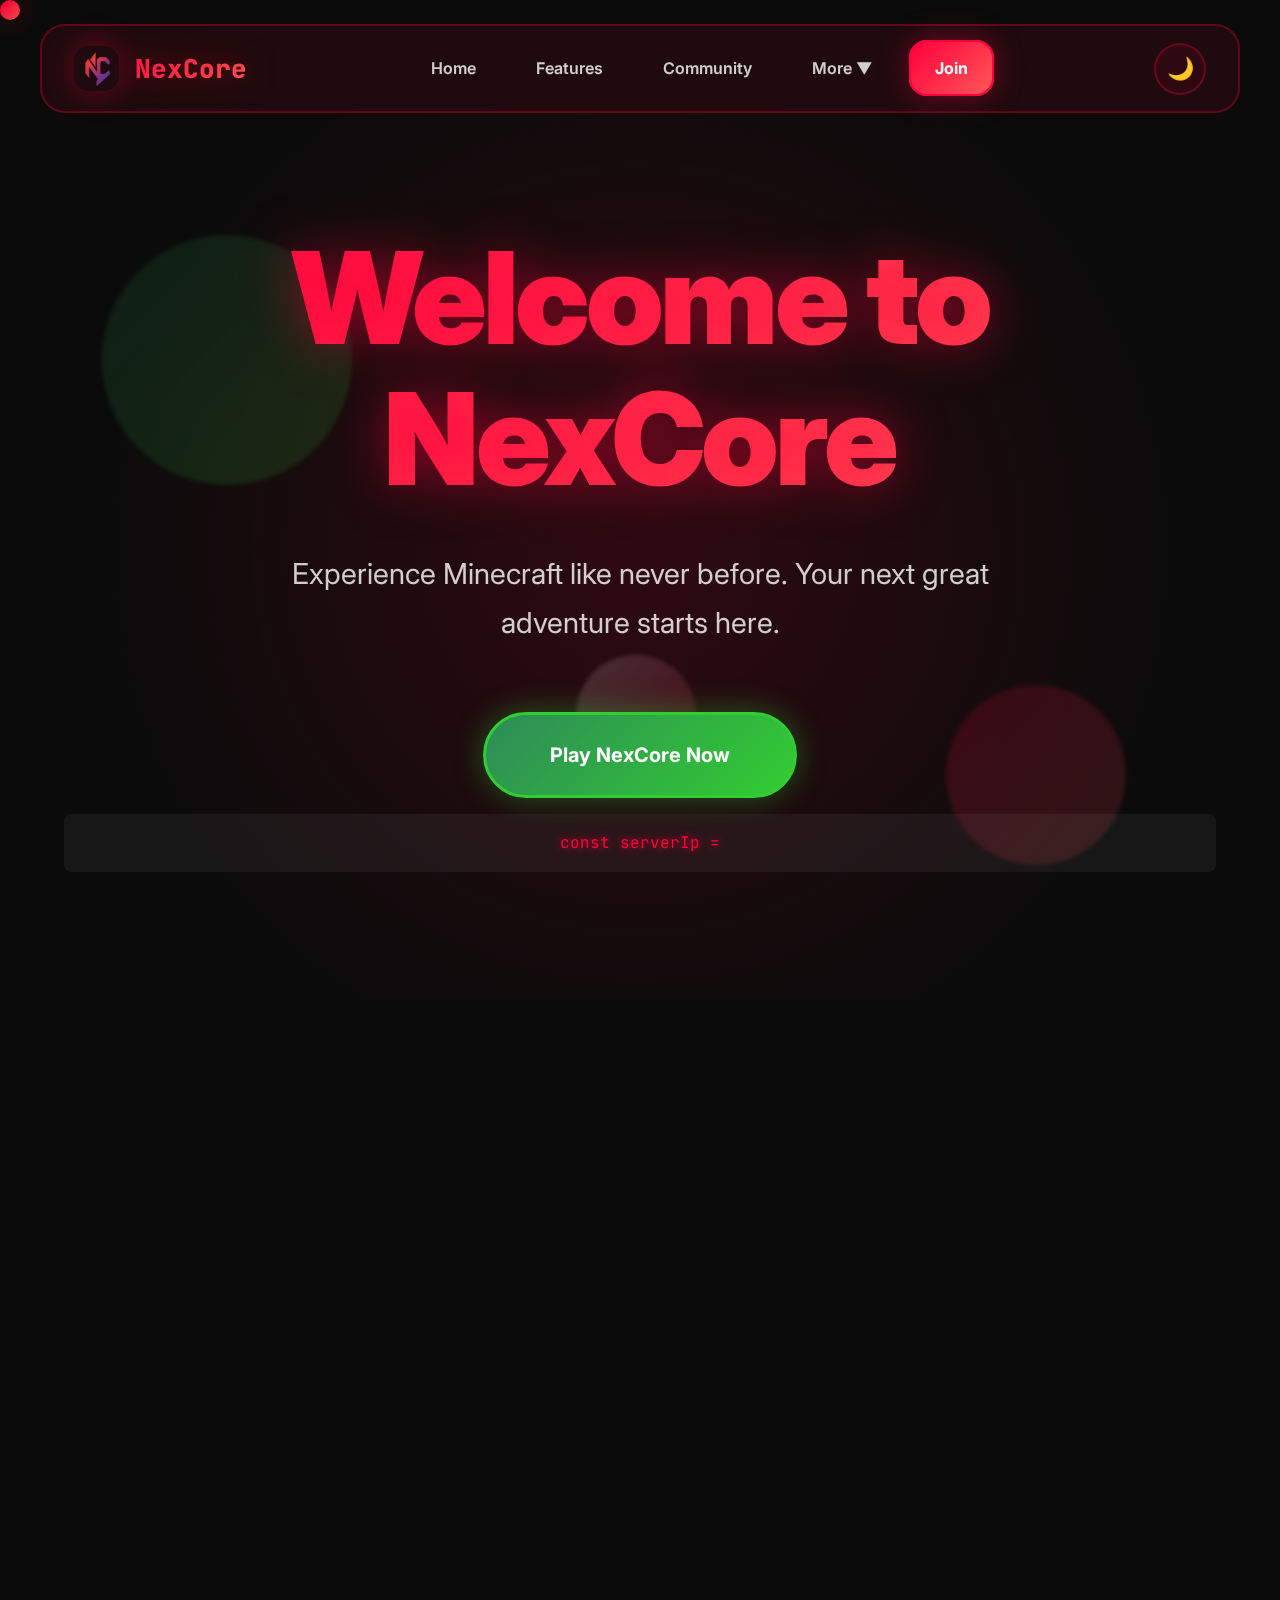
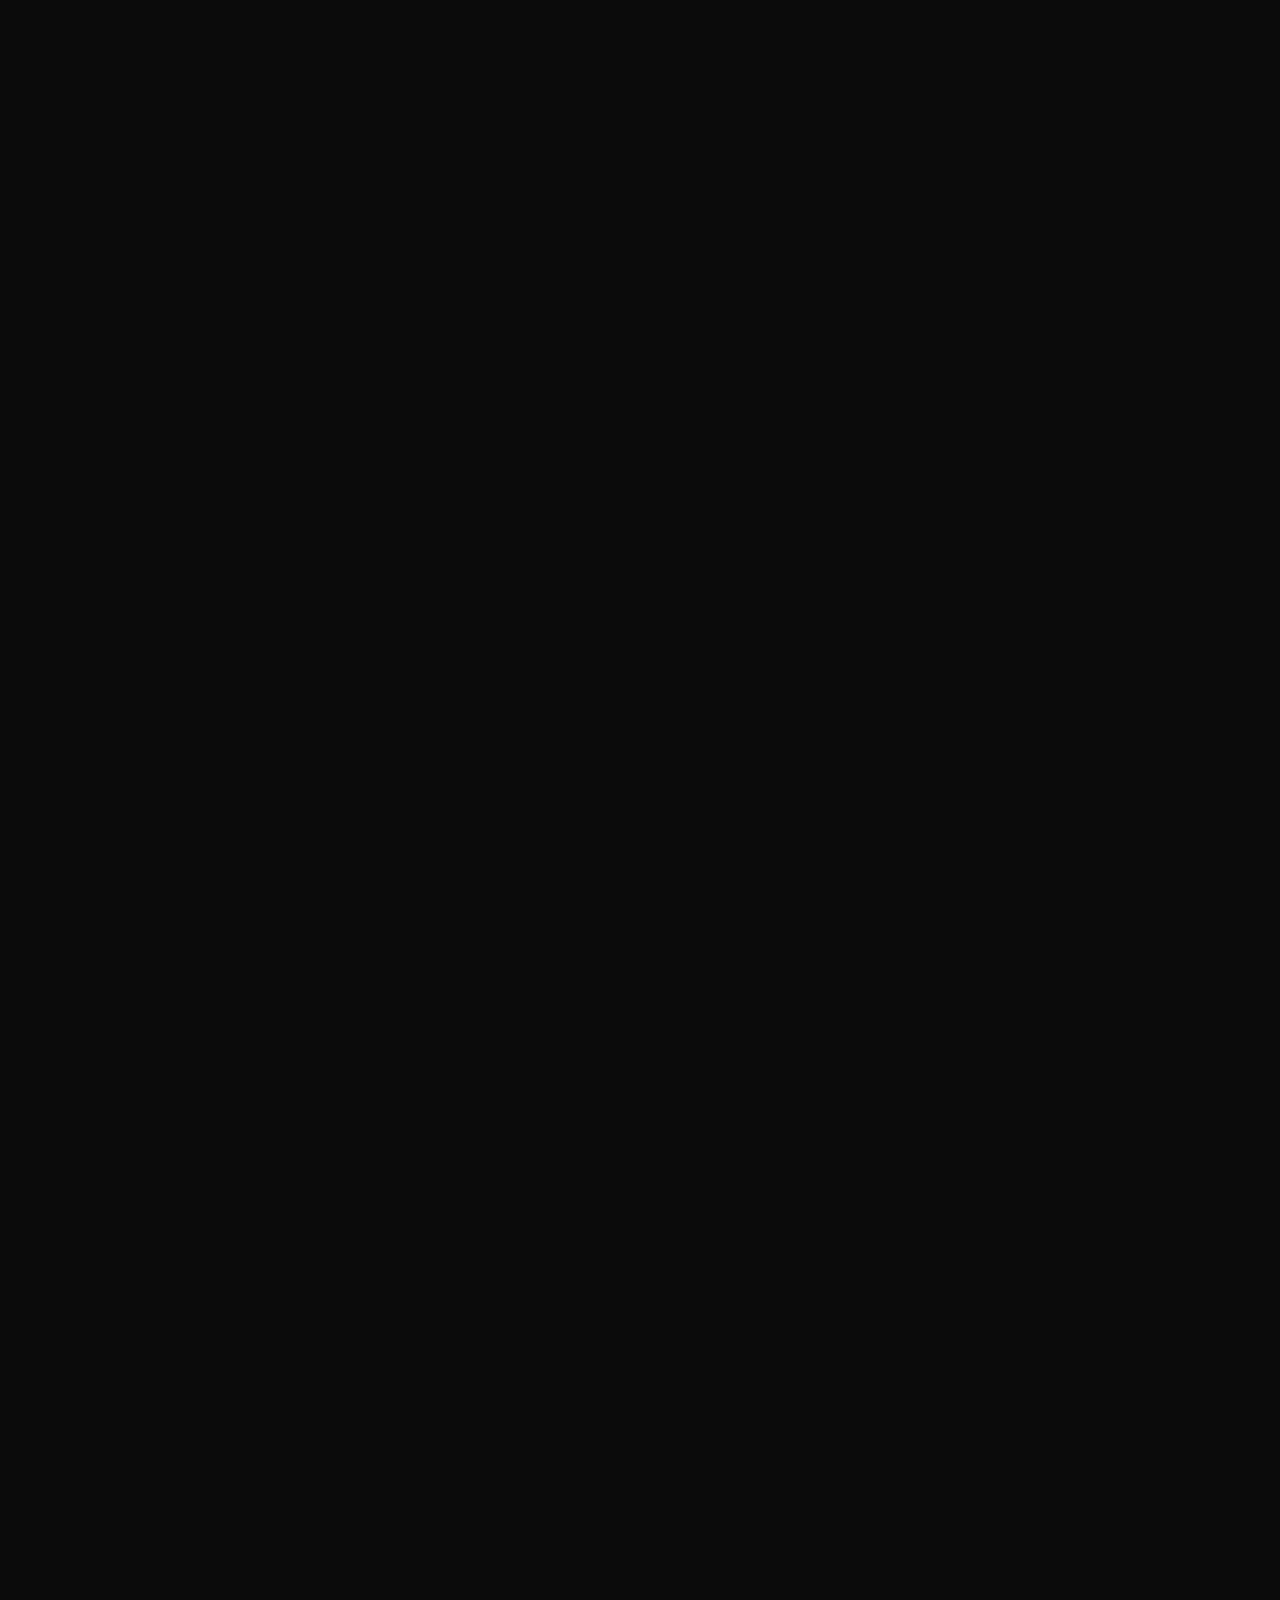
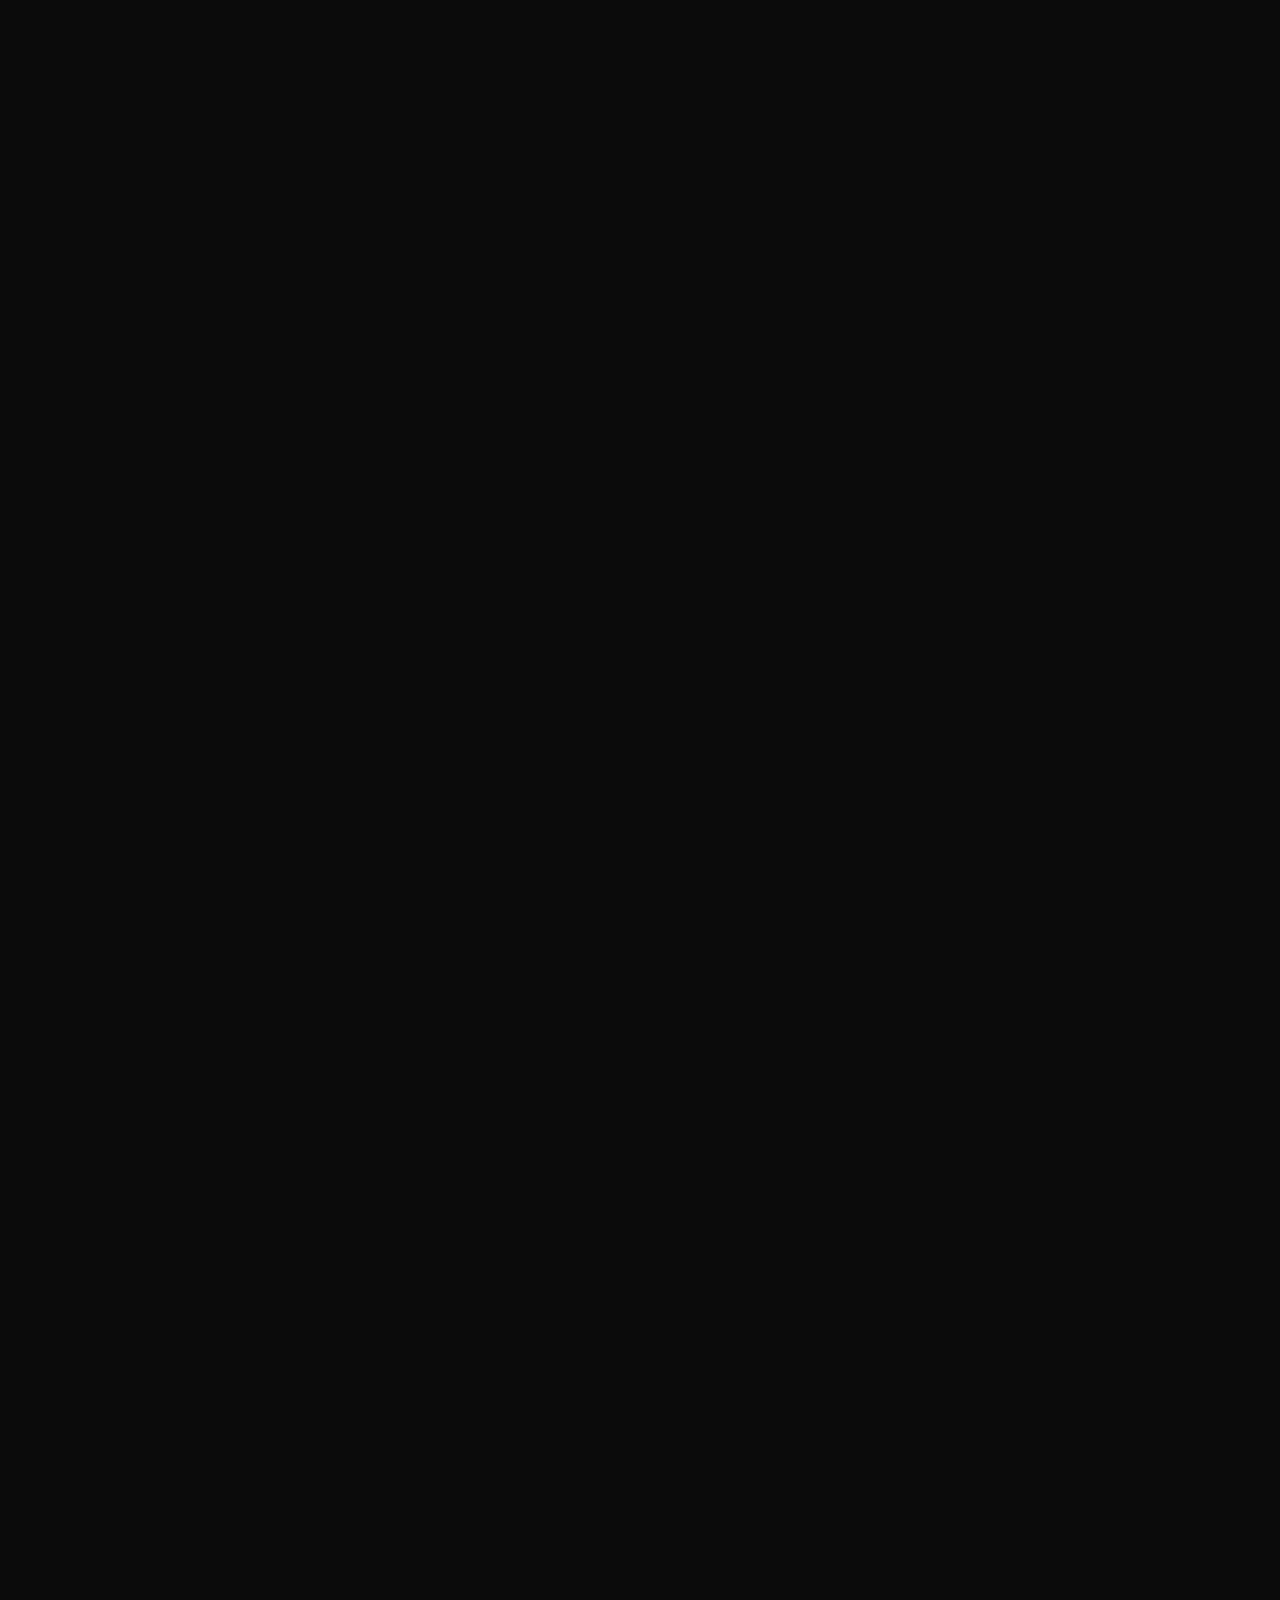
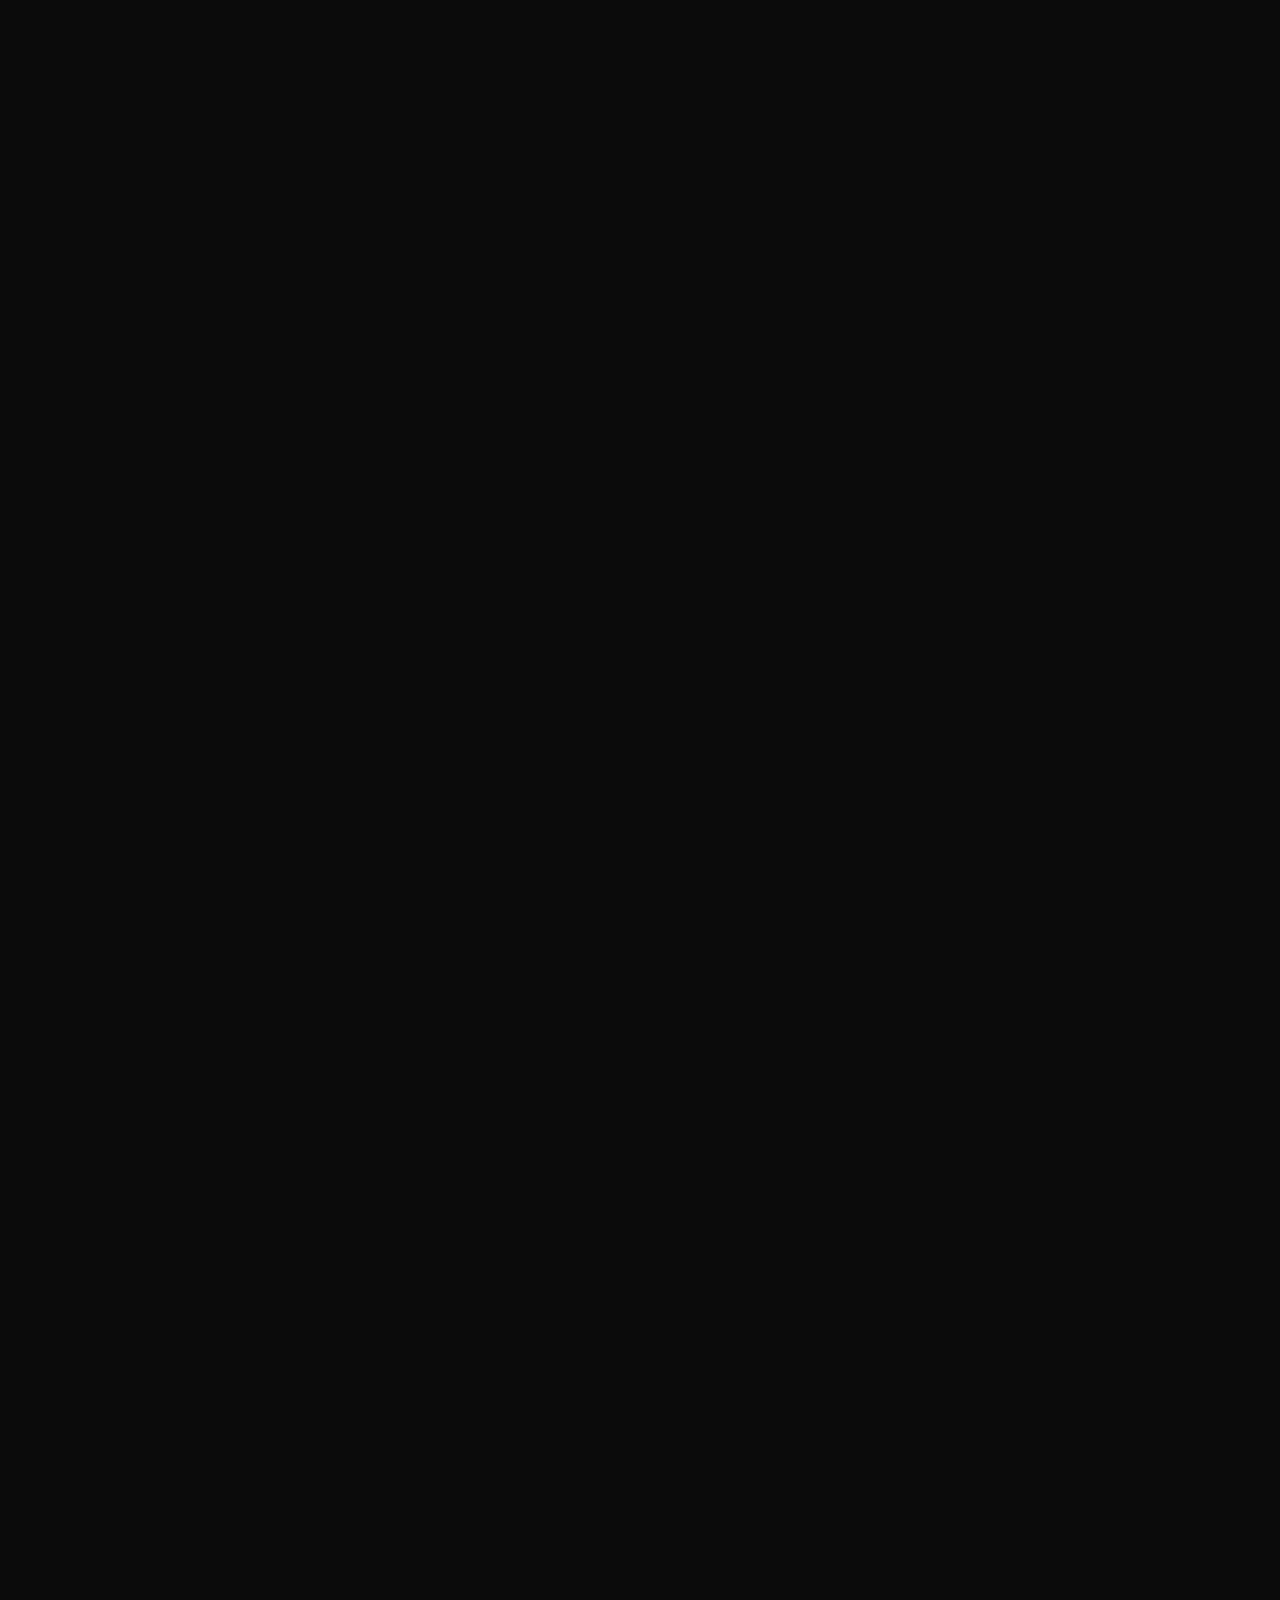
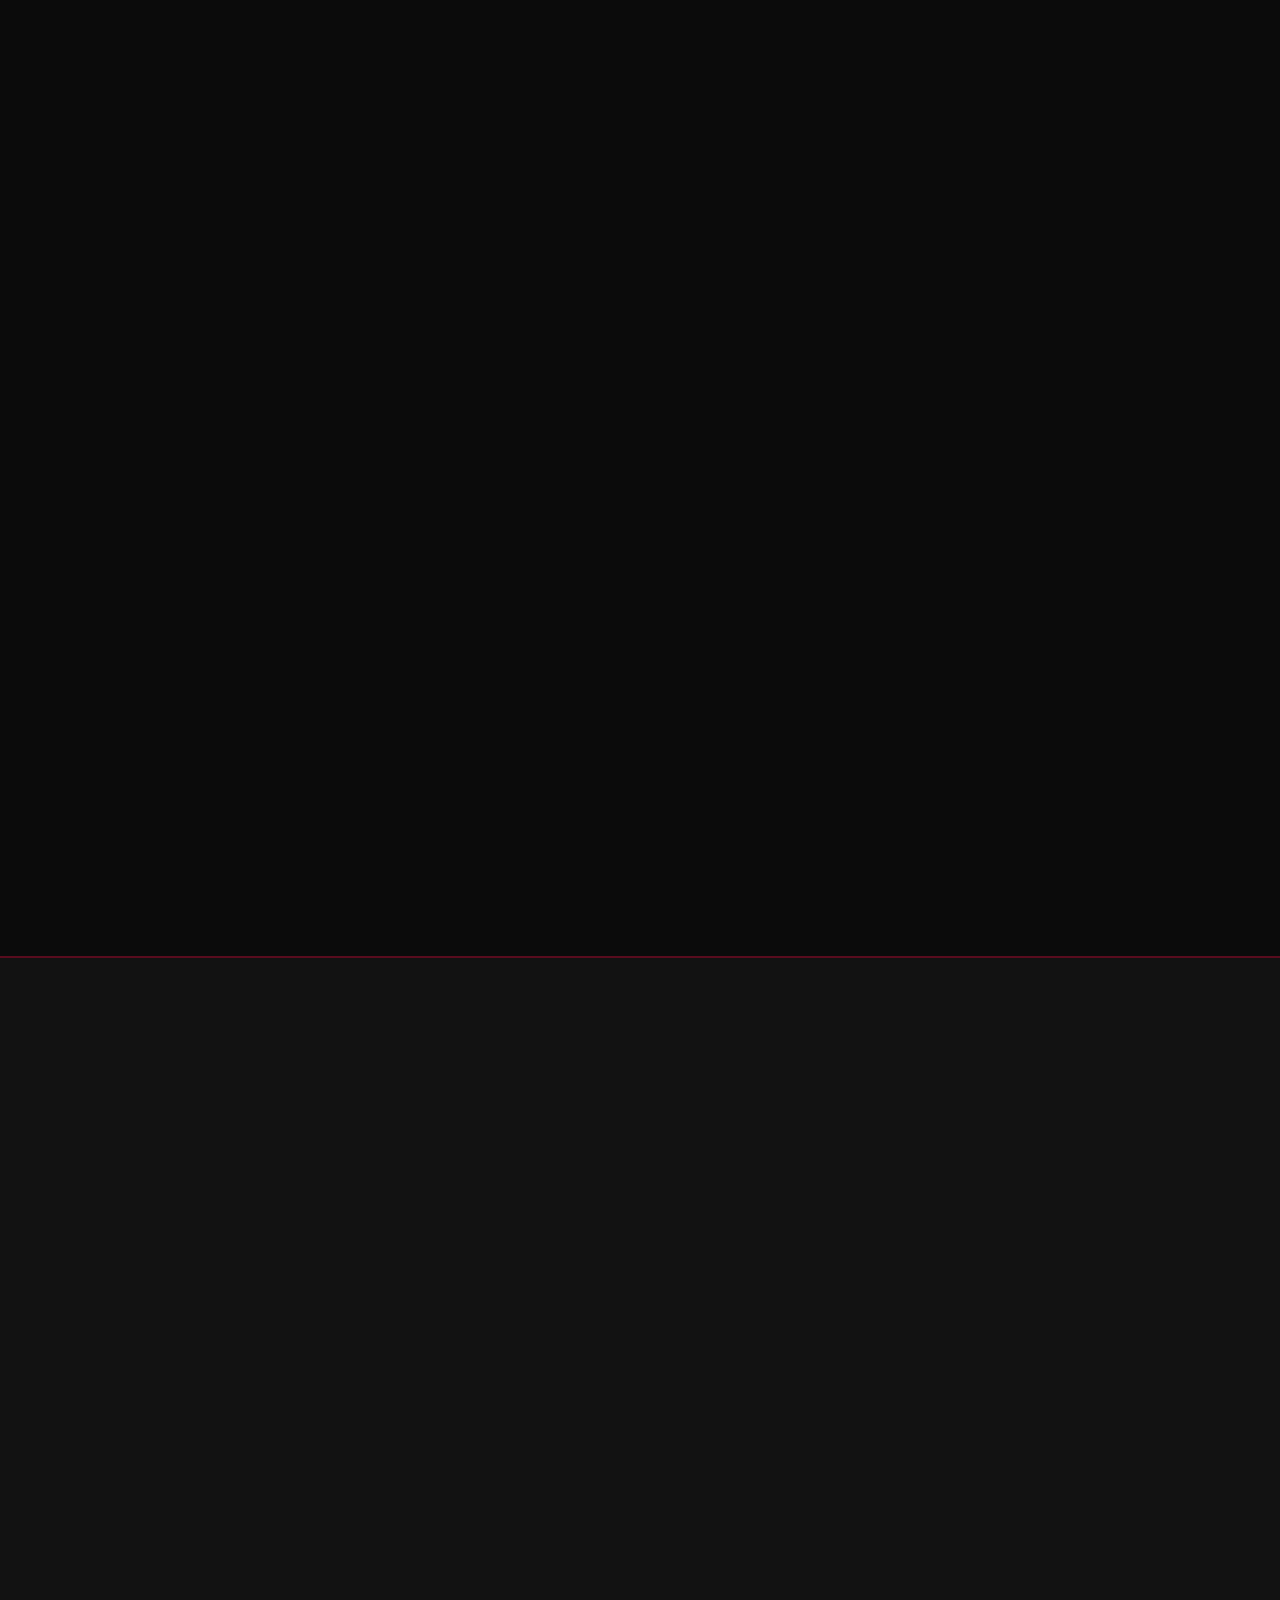
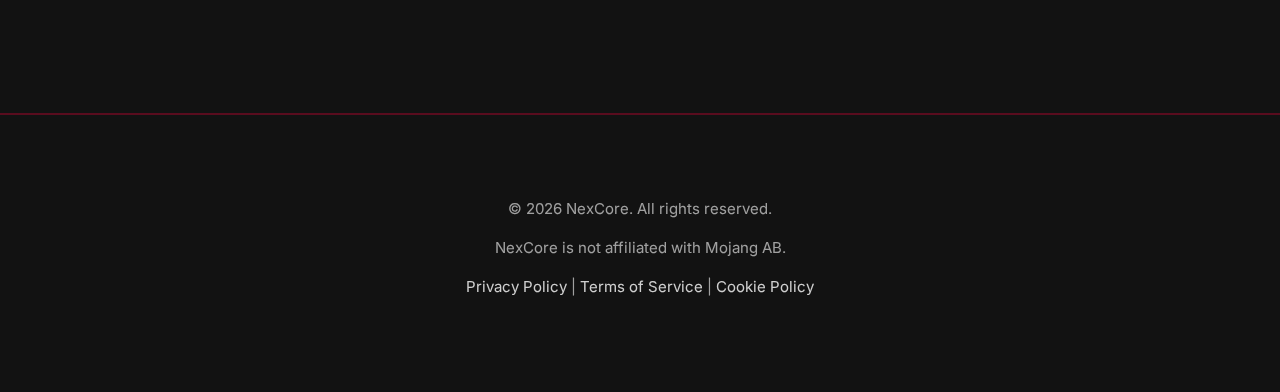
<file: index.html>
<!DOCTYPE html>
<html lang="en">
<head>
    <meta charset="UTF-8">
    <meta name="viewport" content="width=device-width, initial-scale=1.0, viewport-fit=cover">
    <title>NexCore - Your Next Minecraft Adventure</title>
    <link rel="icon" href="assets/images/favicon.png" type="image/png">
    <link rel="apple-touch-icon" href="assets/images/favicon.png">
    <meta name="description" content="Join NexCore, your ultimate Minecraft server adventure! Experience unique gamemodes, an active community, and lag-free performance. Start your journey today! Welcome to our community!">
    <meta name="theme-color" content="#ff003c">
    <meta name="keywords" content="minecraft, server, nexcore, gaming, community, multiplayer, survival, creative">
    <meta name="author" content="NexCore Team">
    <meta name="robots" content="index, follow">
    <link rel="preconnect" href="https://fonts.googleapis.com">
    <link rel="preconnect" href="https://fonts.gstatic.com" crossorigin>
    <meta property="og:title" content="NexCore - Your Next Minecraft Adventure">
    <meta property="og:description" content="Join NexCore, your ultimate Minecraft server adventure! Experience unique gamemodes, an active community, and lag-free performance. Start your journey today!">
    <meta property="og:image" content="https://nexcore.top/assets/images/nexcore-icon.png">
    <meta property="og:url" content="https://nexcore.top/">
    <meta property="og:type" content="website">

    <script>
      (function() {
        try {
          var theme = localStorage.getItem('theme');
          if (theme === 'dark' || (!theme && window.matchMedia && window.matchMedia('(prefers-color-scheme: dark)').matches)) {
            document.documentElement.classList.add('dark-mode');
          } else {
            document.documentElement.classList.remove('dark-mode');
          }
        } catch (e) { console.warn('Initial theme script (in head) failed:', e); }
      })();
    </script>

    <style>
      html { /* Default light theme base for html */
        background-color: #f5f5f7; 
        color: #1d1d1f;       
      }
      html.dark-mode { /* Dark theme base for html if class is present */
        background-color: #161617; 
        color: #f5f7fa;       
      }
      .preload {
        visibility: hidden; /* Hide body initially to prevent flash */
        opacity: 0;
        /* background-color is inherited from html or set by html.dark-mode */
      }
    </style>
    <script>
      document.addEventListener("DOMContentLoaded", function() {
        document.body.classList.add("loaded");
        document.body.classList.remove("preload");
      });
    </script>

    <link rel="stylesheet" href="style.css">
<noscript><style>body{visibility:visible;opacity:1}</style></noscript>
</head>
<body class="preload">

<nav>
    <div class="nav-container">
        <a href="index.html" class="nav-logo">
            <img loading="lazy" src="assets/images/nexcore-icon.png" alt="NexCore Icon"> 
            NexCore
        </a>
        <button class="mobile-nav-toggle" aria-label="Toggle navigation" aria-expanded="false">
            <span>☰</span>
        </button>
        <div class="nav-links-wrapper">
            <ul>
                <li><a href="index.html" aria-current="page" style="--i: 0">Home</a></li> 
                <li><a href="index.html#features" style="--i: 1">Features</a></li>
                <li><a href="index.html#community" style="--i: 2">Community</a></li>
                <li class="dropdown">
                    <a href="#more" class="dropdown-toggle" style="--i: 3">More ▼</a>
                    <div class="dropdown-menu">
                        <a href="rules.html">Rules</a>
                        <a href="dynmap.html">Live Map</a>
                        <a href="whitelist.html">Whitelist</a>
                        <a href="guide.html">Guide</a>
                        <a href="faq.html">FAQ</a>
                    </div>
                </li>
                <li><a href="index.html#join" class="join-btn" style="--i: 4">Join</a></li>
            </ul>
        </div>
        <button id="darkModeToggle" aria-label="Toggle dark mode">🌙</button>
    </div>
</nav>
<div class="nav-overlay"></div>

<main>
    <section class="hero" id="hero">
        <div class="glass-orb"></div>
        <div class="glass-orb"></div>
        <div class="glass-orb"></div>
        <div class="container">
            <h1 class="animated-item">Welcome to NexCore</h1>
            <p class="subtitle animated-item" style="transition-delay: 0.2s;">Experience Minecraft like never before. Your next great adventure starts here.</p>
            <a href="#join" class="cta-button animated-item" style="transition-delay: 0.4s;">Play NexCore Now</a>
            <pre id="code-animation" class="code-animation animated-item" style="transition-delay: 0.6s;"></pre>
        </div>
    </section>

    <section class="section" id="about">
        <div class="container">
            <h2 class="animated-item">About NexCore</h2>
            <p class="section-subheading animated-item" style="transition-delay: 0.1s;">NexCore began as a small survival realm and has grown into a welcoming community server dedicated to creativity and fun.</p>
            <p class="animated-item" style="transition-delay: 0.2s;">Whether you love exploring, competing, or simply building with friends, we aim to provide new events and features that keep the adventure fresh for everyone.</p>
        </div>
    </section>

    <section class="section alternate-bg" id="features">
        <div class="container">
            <h2 class="animated-item">Why Choose NexCore?</h2>
            <p class="section-subheading animated-item" style="transition-delay: 0.1s;">We've crafted a unique Minecraft experience focusing on community, performance, and exciting gameplay features.</p>
            <div class="features-grid">
                <div class="feature-item animated-item" style="--delay: 0;">
                    <div class="feature-icon">📜</div>
                    <h3>Custom Quests & Adventures</h3>
                    <p>Embark on unique adventures with custom quests! Explore the world, complete challenges, and earn exclusive rewards as you delve into the lore of NexCore.</p>
                </div>
                <div class="feature-item animated-item" style="--delay: 1;">
                    <div class="feature-icon">💰</div>
                    <h3>Player Economy & Shops</h3>
                    <p>Engage in a dynamic player-driven economy! Create your own shops, trade valuable goods at the auction house, or take on jobs to earn your fortune.</p>
                </div>
                <div class="feature-item animated-item" style="--delay: 2;">
                    <div class="feature-icon">🛡️</div>
                    <h3>Advanced Land Protection</h3>
                    <p>Secure your creations with our intuitive land claiming system. Protect your builds from grief and manage permissions for your friends with ease.</p>
                </div>
                <div class="feature-item animated-item" style="--delay: 3;">
                    <div class="feature-icon">⭐</div>
                    <h3>Unique Ranks & Perks</h3>
                    <p>Progress through exciting ranks or unlock special perks! Gain new abilities, cosmetics, and advantages as you play and contribute to the NexCore community.</p>
                </div>
                <div class="feature-item animated-item" style="--delay: 4;">
                    <div class="feature-icon">✨</div>
                    <h3>Custom Enchants & Items</h3>
                    <p>Discover a world beyond vanilla with custom enchantments and unique items! Enhance your gear with powerful new abilities and find rare artifacts.</p>
                </div>
            </div>
        </div>
    </section>

    <section class="section" id="future">
        <div class="container">
            <h2 class="animated-item">Future Adventures</h2>
            <p class="section-subheading animated-item" style="transition-delay: 0.1s;">We're always working on new content and features. Here's a sneak peek of what's planned!</p>
            <div class="future-modes-grid">
                <div class="future-mode-item animated-item slide-right" style="transition-delay: 0.2s;">
                    <div class="future-mode-icon">🎨</div>
                    <h3>Creative Realms</h3>
                    <p>Unleash your imagination in dedicated creative worlds with advanced building tools.</p>
                </div>
                <div class="future-mode-item animated-item slide-left" style="transition-delay: 0.3s;">
                    <div class="future-mode-icon">🧱</div>
                    <h3>SkyBlock Evolved</h3>
                    <p>A fresh take on SkyBlock with unique challenges, progression, and custom islands.</p>
                </div>
                <div class="future-mode-item animated-item slide-right" style="transition-delay: 0.4s;">
                    <div class="future-mode-icon">⚔️</div>
                    <h3>New Bosses & Dungeons</h3>
                    <p>Face formidable new bosses and explore challenging dungeons for epic loot.</p>
                </div>
            </div>
        </div>
    </section>

    <section class="section alternate-bg gallery-section" id="gallery">
        <div class="container">
            <h2 class="animated-item">Server Gallery</h2>
            <div class="gallery-wrapper animated-item" style="transition-delay: 0.2s;">
                <button class="gallery-btn prev" aria-label="Previous screenshot">&lt;</button>
                <div class="gallery-slide-container">
                    <img src="assets/images/slide1.jpg" alt="NexCore Server Screenshot 1" class="gallery-slide active" loading="lazy">
                    <img src="assets/images/future.jpg" alt="NexCore Server Screenshot 2" class="gallery-slide" loading="lazy">
                    <img src="assets/images/nexcore-icon.png" alt="NexCore Server Screenshot 3" class="gallery-slide" loading="lazy">
                </div>
                <button class="gallery-btn next" aria-label="Next screenshot">&gt;</button>
            </div>
        </div>
    </section>

    <section class="section alternate-bg" id="community">
        <div class="container">
            <h2 class="animated-item">Join Our Community</h2>
            <p class="section-subheading animated-item" style="transition-delay: 0.1s;">Connect with other players, get server updates, and participate in events on our Discord server!</p>
            <div class="discord-widget-container animated-item" style="transition-delay: 0.2s;">
                <iframe loading="lazy" 
                    src="https://discord.com/widget?id=1004153689105240124&theme=dark" 
                    width="350" 
                    height="500" 
                    allowtransparency="true" 
                    frameborder="0" 
                    sandbox="allow-popups allow-popups-to-escape-sandbox allow-same-origin allow-scripts">
                </iframe>
            </div>
            <a href="https://discord.gg/VAjz44fRAJ" target="_blank" class="cta-button cta-button-discord animated-item" style="transition-delay: 0.3s;">
                Join Our Discord
            </a>
        </div>
    </section>

    <section class="section" id="testimonials">
        <div class="container">
            <h2 class="animated-item">What Players Say</h2>
            <div class="testimonials-grid">
                <blockquote class="testimonial-item animated-item" style="transition-delay: 0.1s;">
                    <p>&ldquo;NexCore is hands down the best server I&rsquo;ve ever played on!&rdquo;</p>
                    <cite>&ndash; GamerGal</cite>
                </blockquote>
                <blockquote class="testimonial-item animated-item" style="transition-delay: 0.2s;">
                    <p>&ldquo;The community is friendly and the quests are super fun.&rdquo;</p>
                    <cite>&ndash; BlockMaster</cite>
                </blockquote>
                <blockquote class="testimonial-item animated-item" style="transition-delay: 0.3s;">
                    <p>&ldquo;I&rsquo;ve made tons of friends here. Highly recommended!&rdquo;</p>
                    <cite>&ndash; CraftKing</cite>
                </blockquote>
            </div>
        </div>
    </section>

    <section class="section join-section" id="join">
        <div class="container">
            <h2 class="animated-item">Ready to Play?</h2>
            <p class="section-subheading animated-item" style="transition-delay: 0.1s;">Join the NexCore server today and start your adventure!</p>
            <div class="ip-display animated-item" style="transition-delay: 0.2s;">
                <span id="server-ip">nexcore.top</span>
                <button class="copy-ip-btn" id="copy-ip-btn">Copy IP</button>
            </div>
            <p id="server-status" class="server-status animated-item" style="transition-delay: 0.3s;">Checking server status…</p>
        </div>
    </section>
</main>

<footer>
    <div class="container">
        <p>&copy; <span id="year"></span> NexCore. All rights reserved.</p>
        <p>NexCore is not affiliated with Mojang AB.</p>
        <p class="footer-links">
            <a href="privacy.html">Privacy Policy</a> | 
            <a href="terms.html">Terms of Service</a> | 
            <a href="cookie-policy.html">Cookie Policy</a>
        </p>
    </div>
</footer>

<button id="backToTop" class="back-to-top" aria-label="Back to top">▲</button>

<script src="script.js" defer></script>
</body>
</html>
</file>
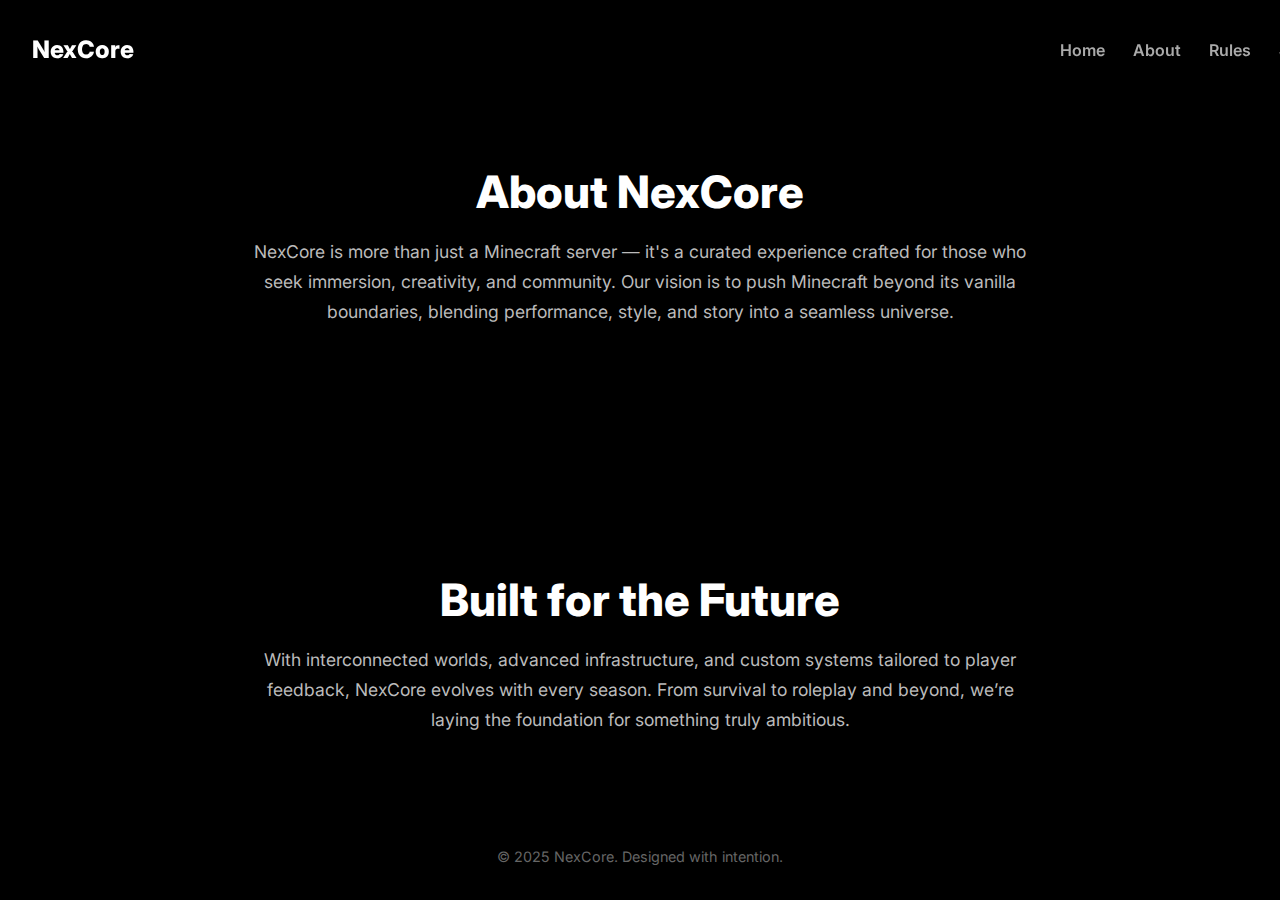
<file: about.html>
<!DOCTYPE html>
<html lang="en">
<head>
  <meta charset="UTF-8" />
  <meta name="viewport" content="width=device-width, initial-scale=1.0" />
  <title>About | NexCore</title>
  <link href="https://fonts.googleapis.com/css2?family=Inter:wght@400;600;800&display=swap" rel="stylesheet" />
  <link rel="stylesheet" href="index.html" />
  <style>
    body {
      margin: 0;
      background: #000;
      color: #fff;
      font-family: 'Inter', sans-serif;
      overflow-x: hidden;
    }
    header {
      position: fixed;
      top: 0;
      width: 100%;
      padding: 1.2rem 2rem;
      background: rgba(0, 0, 0, 0.8);
      backdrop-filter: blur(10px);
      display: flex;
      justify-content: space-between;
      align-items: center;
      z-index: 1000;
    }
    header h1 {
      font-size: 1.5rem;
      font-weight: 800;
    }
    nav a {
      color: #aaa;
      margin-left: 1.5rem;
      text-decoration: none;
      font-weight: 600;
      position: relative;
      transition: color 0.3s ease;
    }
    nav a:hover {
      color: #fff;
    }
    nav a::after {
      content: '';
      position: absolute;
      left: 0;
      bottom: -5px;
      width: 100%;
      height: 2px;
      background: #fff;
      transform: scaleX(0);
      transform-origin: right;
      transition: transform 0.3s ease;
    }
    nav a:hover::after {
      transform: scaleX(1);
      transform-origin: left;
    }
    .section {
      max-width: 800px;
      margin: 0 auto;
      padding: 8rem 2rem 4rem;
      opacity: 0;
      transform: translateY(40px);
      transition: all 0.8s ease-out;
    }
    .section.visible {
      opacity: 1;
      transform: translateY(0);
    }
    .section h2 {
      font-size: 2.8rem;
      font-weight: 800;
      text-align: center;
      margin-bottom: 1rem;
    }
    .section p {
      color: #bbb;
      font-size: 1.1rem;
      line-height: 1.7;
      text-align: center;
    }
    footer {
      text-align: center;
      padding: 2rem;
      font-size: 0.9rem;
      color: #666;
    }
    @media (max-width: 768px) {
      nav { display: none; }
    }
  </style>
</head>
<body>
  <header>
    <h1>NexCore</h1>
    <nav>
      <a href="index.html">Home</a>
      <a href="about.html">About</a>
      <a href="rules.html">Rules</a>
      <a href="join.html">Join</a>
    </nav>
  </header>

  <section class="section">
    <h2>About NexCore</h2>
    <p>
      NexCore is more than just a Minecraft server — it's a curated experience crafted for those who seek immersion, creativity, and community.
      Our vision is to push Minecraft beyond its vanilla boundaries, blending performance, style, and story into a seamless universe.
    </p>
  </section>

  <section class="section">
    <h2>Built for the Future</h2>
    <p>
      With interconnected worlds, advanced infrastructure, and custom systems tailored to player feedback, NexCore evolves with every season.
      From survival to roleplay and beyond, we’re laying the foundation for something truly ambitious.
    </p>
  </section>

  <footer>
    &copy; 2025 NexCore. Designed with intention.
  </footer>

  <script>
    document.addEventListener('DOMContentLoaded', () => {
      const sections = document.querySelectorAll('.section');
      const observer = new IntersectionObserver(entries => {
        entries.forEach(entry => {
          if (entry.isIntersecting) {
            entry.target.classList.add('visible');
          }
        });
      }, { threshold: 0.1 });
      sections.forEach(section => observer.observe(section));
    });
  </script>
</body>
</html>
</file>
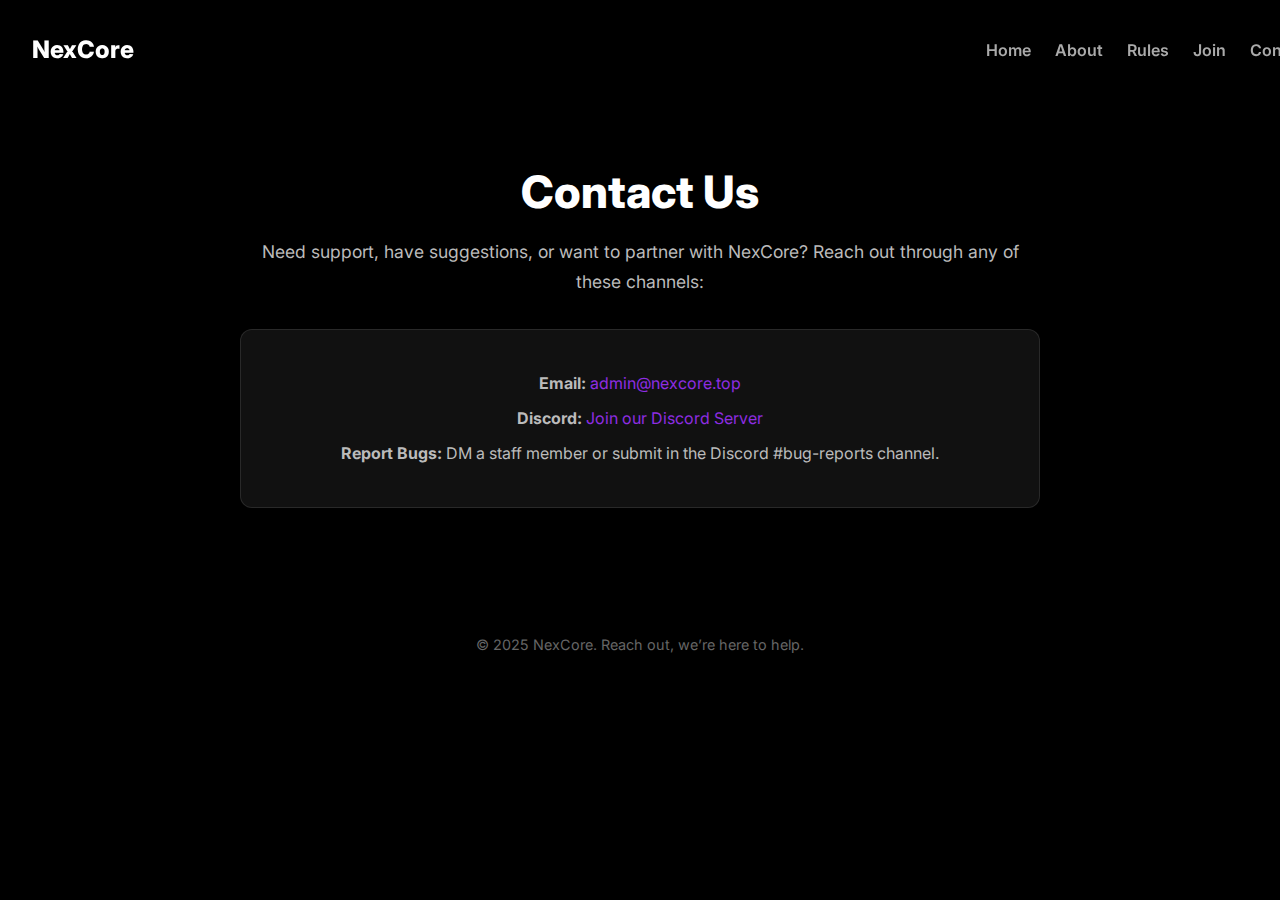
<file: contact.html>
<!DOCTYPE html>
<html lang="en">
<head>
  <meta charset="UTF-8" />
  <meta name="viewport" content="width=device-width, initial-scale=1.0" />
  <title>Contact | NexCore</title>
  <link href="https://fonts.googleapis.com/css2?family=Inter:wght@400;600;800&display=swap" rel="stylesheet" />
  <style>
    body {
      margin: 0;
      background: #000;
      color: #fff;
      font-family: 'Inter', sans-serif;
      overflow-x: hidden;
    }
    header {
      position: fixed;
      top: 0;
      width: 100%;
      padding: 1.2rem 2rem;
      background: rgba(0, 0, 0, 0.8);
      backdrop-filter: blur(10px);
      display: flex;
      justify-content: space-between;
      align-items: center;
      z-index: 1000;
    }
    header h1 {
      font-size: 1.5rem;
      font-weight: 800;
    }
    nav {
      display: flex;
      gap: 1.5rem;
      justify-content: flex-end;
      flex-wrap: wrap;
    }
    nav a {
      color: #aaa;
      text-decoration: none;
      font-weight: 600;
      position: relative;
      transition: color 0.3s ease;
    }
    nav a:hover {
      color: #fff;
    }
    nav a::after {
      content: '';
      position: absolute;
      left: 0;
      bottom: -5px;
      width: 100%;
      height: 2px;
      background: #fff;
      transform: scaleX(0);
      transform-origin: right;
      transition: transform 0.3s ease;
    }
    nav a:hover::after {
      transform: scaleX(1);
      transform-origin: left;
    }
    .section {
      max-width: 800px;
      margin: 0 auto;
      padding: 8rem 2rem 4rem;
      opacity: 0;
      transform: translateY(40px);
      transition: all 0.8s ease-out;
    }
    .section.visible {
      opacity: 1;
      transform: translateY(0);
    }
    .section h2 {
      font-size: 2.8rem;
      font-weight: 800;
      text-align: center;
      margin-bottom: 1rem;
    }
    .section p {
      color: #bbb;
      font-size: 1.1rem;
      line-height: 1.7;
      text-align: center;
    }
    .contact-box {
      background: #111;
      border: 1px solid rgba(255, 255, 255, 0.1);
      border-radius: 12px;
      padding: 2rem;
      margin: 2rem 0;
      text-align: center;
    }
    .contact-box p {
      font-size: 1rem;
      margin: 0.5rem 0;
    }
    .contact-box a {
      color: #8e2de2;
      text-decoration: none;
    }
    footer {
      text-align: center;
      padding: 2rem;
      font-size: 0.9rem;
      color: #666;
    }
    @media (max-width: 768px) {
      nav { display: none; }
    }
  </style>
</head>
<body>
  <header>
    <h1>NexCore</h1>
    <nav>
      <a href="index.html">Home</a>
      <a href="about.html">About</a>
      <a href="rules.html">Rules</a>
      <a href="join.html">Join</a>
      <a href="contact.html">Contact</a>
    </nav>
  </header>

  <section class="section">
    <h2>Contact Us</h2>
    <p>Need support, have suggestions, or want to partner with NexCore? Reach out through any of these channels:</p>
    <div class="contact-box">
      <p><strong>Email:</strong> <a href="mailto:admin@nexcore.top">admin@nexcore.top</a></p>
      <p><strong>Discord:</strong> <a href="https://discord.gg/VAjz44fRAJ" target="_blank">Join our Discord Server</a></p>
      <p><strong>Report Bugs:</strong> DM a staff member or submit in the Discord #bug-reports channel.</p>
    </div>
  </section>

  <footer>
    &copy; 2025 NexCore. Reach out, we’re here to help.
  </footer>

  <script>
    document.addEventListener('DOMContentLoaded', () => {
      const sections = document.querySelectorAll('.section');
      const observer = new IntersectionObserver(entries => {
        entries.forEach(entry => {
          if (entry.isIntersecting) {
            entry.target.classList.add('visible');
          }
        });
      }, { threshold: 0.1 });
      sections.forEach(section => observer.observe(section));
    });
  </script>
</body>
</html>
</file>
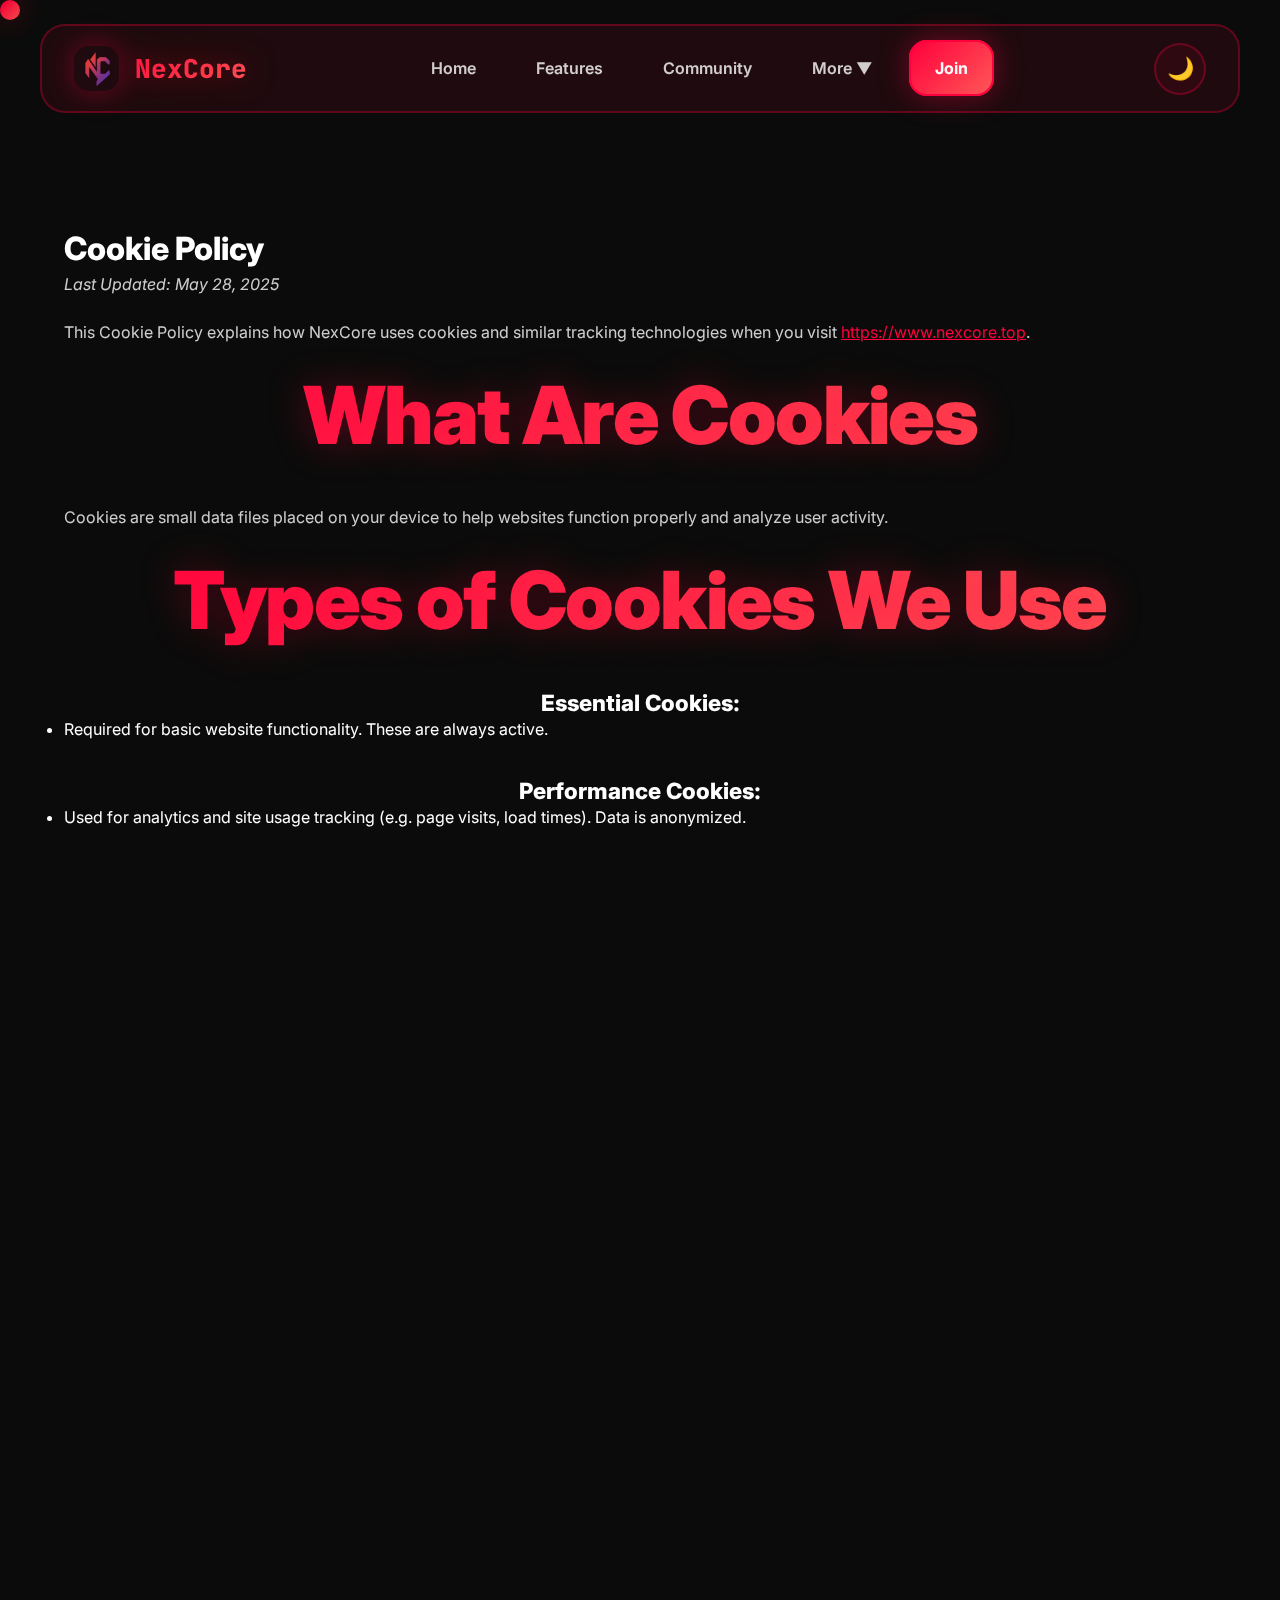
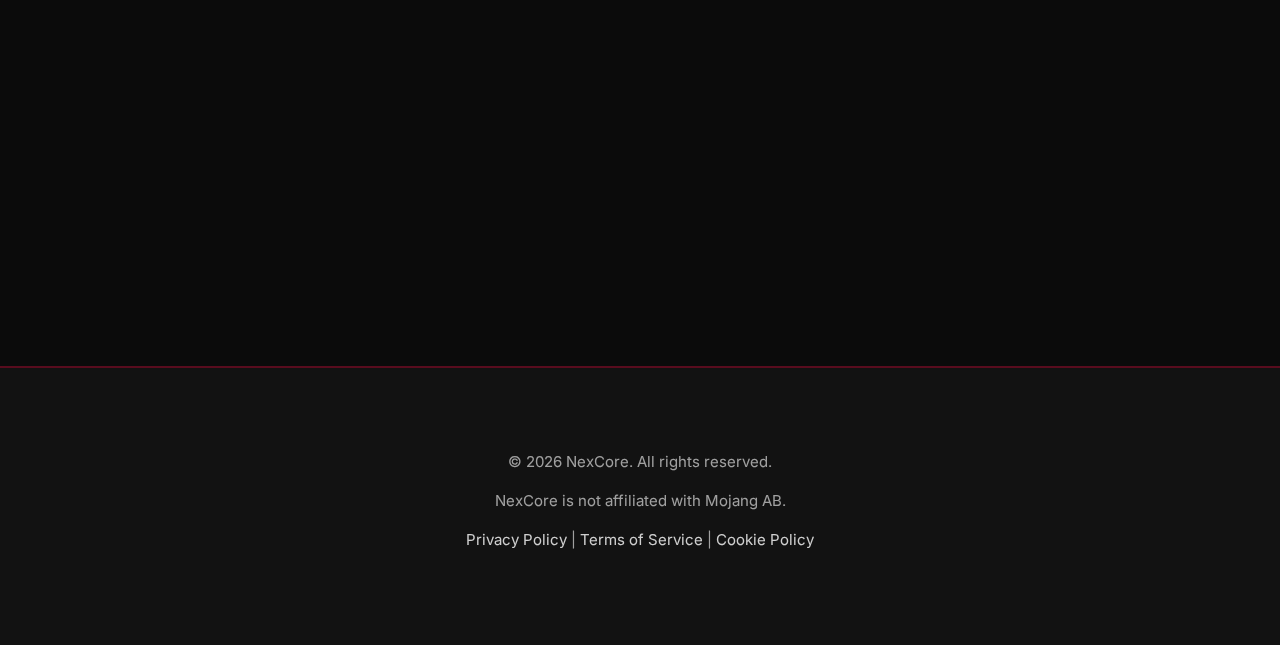
<file: cookie-policy.html>
<!DOCTYPE html>
<html lang="en">
<head>
    <meta charset="UTF-8">
    <meta name="viewport" content="width=device-width, initial-scale=1.0">
    <title>Cookie Policy - NexCore</title>
    <link rel="icon" href="/assets/images/favicon.png" type="image/png">
    <meta name="description" content="Review the official NexCore cookie policy for nexcore.top. Learn about the types of cookies we use, why, and how you can manage your cookie preferences.">

    <script>
      (function() {
        try {
          var theme = localStorage.getItem('theme');
          if (theme === 'dark' || (!theme && window.matchMedia && window.matchMedia('(prefers-color-scheme: dark)').matches)) {
            document.documentElement.classList.add('dark-mode');
          } else {
            document.documentElement.classList.remove('dark-mode');
          }
        } catch (e) { console.warn('Initial theme script (in head) failed:', e); }
      })();
    </script>

    <style>
      html { /* Default light theme base for html */
        background-color: #f5f5f7; 
        color: #1d1d1f;       
      }
      html.dark-mode { /* Dark theme base for html if class is present */
        background-color: #161617; 
        color: #f5f7fa;       
      }
      .preload {
        visibility: hidden; /* Hide body initially to prevent flash */
        opacity: 0;
        /* background-color is inherited from html or set by html.dark-mode */
      }
    </style>
    <script>
      document.addEventListener("DOMContentLoaded", function() {
        document.body.classList.add("loaded");
        document.body.classList.remove("preload");
      });
    </script>

    <link rel="stylesheet" href="style.css">
<noscript><style>body{visibility:visible;opacity:1}</style></noscript>
</head>
<body class="preload">

    <nav>
        <div class="nav-container">
            <a href="index.html" class="nav-logo">
                <img loading="lazy" src="assets/images/nexcore-icon.png" alt="NexCore Icon">
                NexCore
            </a>
            <button class="mobile-nav-toggle" aria-label="Toggle navigation" aria-expanded="false">
                <span>☰</span>
            </button>
            <div class="nav-links-wrapper">
                <ul>
                    <li><a href="index.html" style="--i: 0">Home</a></li> 
                    <li><a href="index.html#features" style="--i: 1">Features</a></li>
                    <li><a href="index.html#community" style="--i: 2">Community</a></li>
                    <li class="dropdown">
                        <a href="#more" class="dropdown-toggle" style="--i: 3">More ▼</a>
                        <div class="dropdown-menu">
                            <a href="rules.html">Rules</a>
                            <a href="dynmap.html">Live Map</a>
                            <a href="whitelist.html">Whitelist</a>
                            <a href="guide.html">Guide</a>
                            <a href="faq.html">FAQ</a>
                        </div>
                    </li>
                    <li><a href="index.html#join" class="join-btn" style="--i: 4">Join</a></li>
                </ul>
            </div>
            <button id="darkModeToggle" aria-label="Toggle dark mode">🌙</button>
        </div>
    </nav>
<div class="nav-overlay"></div>

    <main>
        <section class="section">
            <div class="container">
                <div class="legal-content">
                    <h1 class="animated-item">Cookie Policy</h1>
                    <p class="animated-item" style="transition-delay: 0.1s;"><em>Last Updated: May 28, 2025</em></p>
                    
                    <p class="animated-item" style="transition-delay: 0.2s;">This Cookie Policy explains how NexCore uses cookies and similar tracking technologies when you visit <a href="https://www.nexcore.top" style="color: var(--primary-accent-color);">https://www.nexcore.top</a>.</p>

                    <h2 class="animated-item" style="transition-delay: 0.3s;">What Are Cookies</h2>
                    <p class="animated-item" style="transition-delay: 0.4s;">Cookies are small data files placed on your device to help websites function properly and analyze user activity.</p>

                    <h2 class="animated-item" style="transition-delay: 0.5s;">Types of Cookies We Use</h2>
                    <h3 class="animated-item" style="transition-delay: 0.6s; font-size: 1.4em; margin-top:1.5em; text-align:center;">Essential Cookies:</h3>
                    <ul class="animated-item" style="transition-delay: 0.65s;">
                        <li>Required for basic website functionality. These are always active.</li>
                    </ul>

                    <h3 class="animated-item" style="transition-delay: 0.7s; font-size: 1.4em; margin-top:1.5em; text-align:center;">Performance Cookies:</h3>
                    <ul class="animated-item" style="transition-delay: 0.75s;">
                        <li>Used for analytics and site usage tracking (e.g. page visits, load times). Data is anonymized.</li>
                    </ul>

                    <h3 class="animated-item" style="transition-delay: 0.8s; font-size: 1.4em; margin-top:1.5em; text-align:center;">Functionality Cookies:</h3>
                    <ul class="animated-item" style="transition-delay: 0.85s;">
                        <li>Help remember your settings and preferences (e.g., language, theme).</li>
                    </ul>

                    <h2 class="animated-item" style="transition-delay: 0.9s;">Managing Cookies</h2>
                    <p class="animated-item" style="transition-delay: 1s;">Most browsers allow you to control cookies through settings. You can:</p>
                    <ul class="animated-item" style="transition-delay: 1.1s;">
                        <li>Delete existing cookies</li>
                        <li>Block cookies from specific sites</li>
                        <li>Set preferences for when cookies are accepted</li>
                    </ul>
                    <p class="animated-item" style="transition-delay: 1.2s;"><strong>Note:</strong> Disabling cookies may affect your ability to use parts of the NexCore site or Minecraft services properly.</p>
                    
                    <h2 class="animated-item" style="transition-delay: 1.3s;">Third-Party Cookies</h2>
                    <p class="animated-item" style="transition-delay: 1.4s;">We may use trusted third-party services (e.g. Google Analytics) which place their own cookies to collect usage data. These providers are bound by their own privacy policies.</p>

                    <h2 class="animated-item" style="transition-delay: 1.5s;">Changes to This Policy</h2>
                    <p class="animated-item" style="transition-delay: 1.6s;">We may update this Cookie Policy periodically. Any changes will be posted on this page with a revised "Last Updated" date.</p>

                    <h2 class="animated-item" style="transition-delay: 1.7s;">Contact</h2>
                    <p class="animated-item" style="transition-delay: 1.8s;">For questions about this policy, contact:</p>
                    <ul class="animated-item" style="transition-delay: 1.9s;">
                        <li>Email: <a href="mailto:nexcore.ms@gmail.com" style="color: var(--primary-accent-color);">nexcore.ms@gmail.com</a></li>
                    </ul>
                </div>
            </div>
        </section>
    </main>

    <footer>
        <div class="container">
            <p>&copy; <span id="year"></span> NexCore. All rights reserved.</p>
            <p>NexCore is not affiliated with Mojang AB.</p>
            <p class="footer-links">
                <a href="privacy.html">Privacy Policy</a> | 
                <a href="terms.html">Terms of Service</a> | 
                <a href="cookie-policy.html">Cookie Policy</a>
            </p>
        </div>
    </footer>

<button id="backToTop" class="back-to-top" aria-label="Back to top">▲</button>
    <script src="script.js" defer></script>
</body>
</html>
</file>
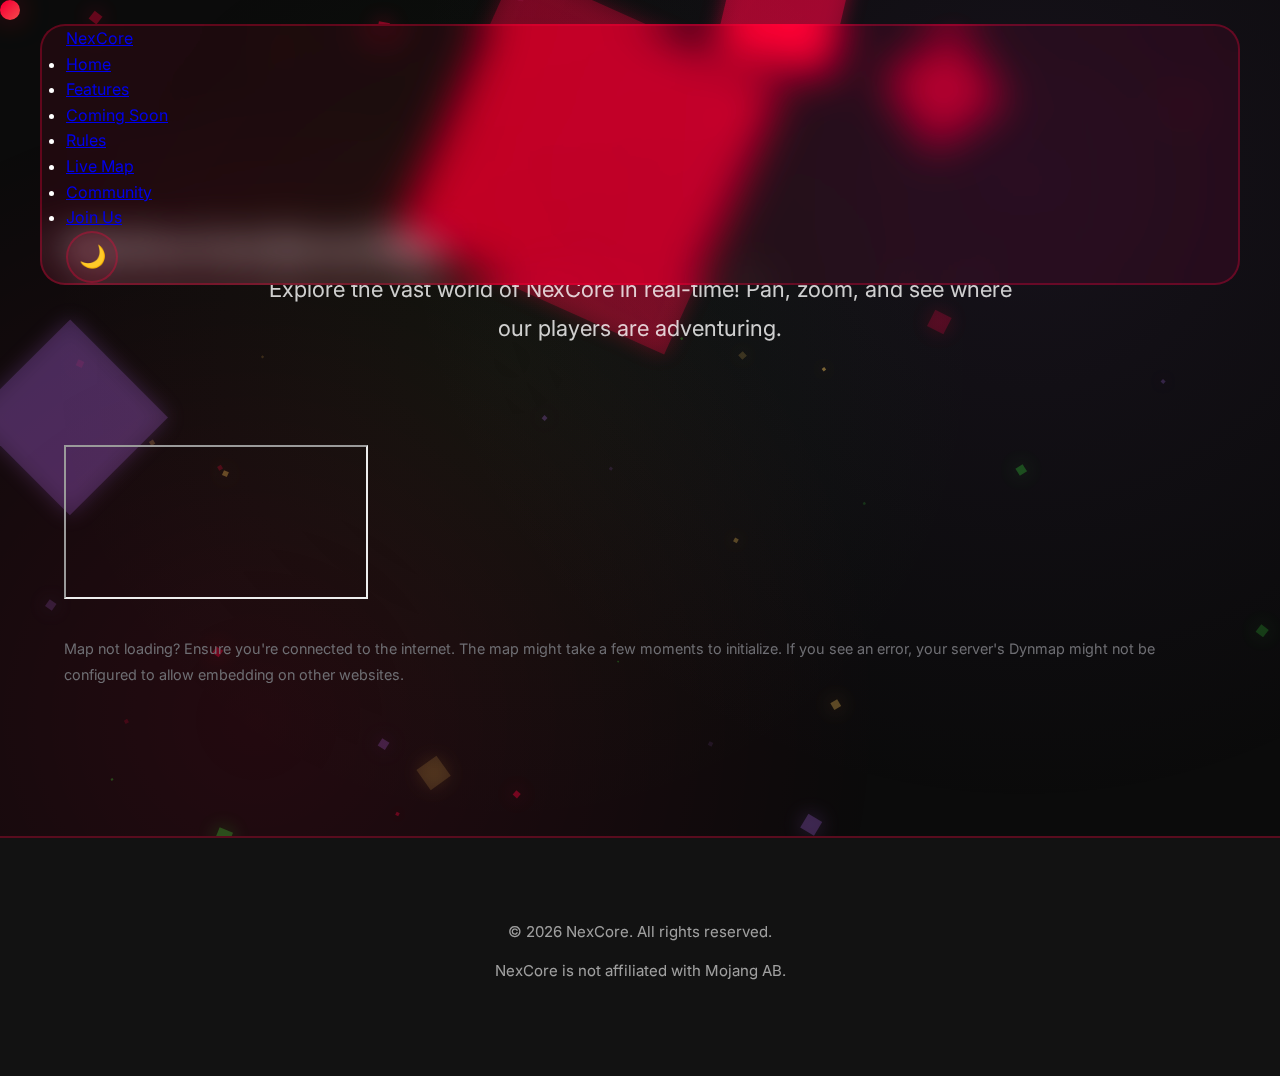
<file: dynmap.html>
<!DOCTYPE html>
<html lang="en">
<head>
    <meta charset="UTF-8">
    <meta name="viewport" content="width=device-width, initial-scale=1.0">
    <title>Live Server Map - NexCore</title>
    <link rel="stylesheet" href="style.css">
</head>
<body>

   <nav>
        <div class="container">
            <a href="index.html" class="logo">NexCore</a>
            <ul>
                <li><a href="index.html">Home</a></li> <li><a href="index.html#features">Features</a></li>
                <li><a href="index.html#future">Coming Soon</a></li>
                <li><a href="rules.html">Rules</a></li>
                <li><a href="dynmap.html">Live Map</a></li>
                <li><a href="index.html#community">Community</a></li>
                <li><a href="index.html#join">Join Us</a></li>
            </ul>
            <button id="darkModeToggle" aria-label="Toggle dark mode">🌙</button> </div>
    </nav>

    <main>
        <section class="section">
            <div class="container">
                <h1 class="animated-item">NexCore Live Server Map</h1>
                <p class="section-subheading dynmap-intro animated-item" style="transition-delay: 0.1s;">
                    Explore the vast world of NexCore in real-time! Pan, zoom, and see where our players are adventuring.
                </p>

                <div class="dynmap-container animated-item" style="transition-delay: 0.2s;">
                    <iframe class="dynmap-iframe" 
                            src="http://129.213.41.110:8124/" 
                            title="NexCore Dynmap">
                        Your browser does not support iframes. Please visit our Dynmap directly at <a href="http://129.213.41.110:8124/">http://129.213.41.110:8124/</a>.
                    </iframe>
                </div>
                
                <p class="animated-item" style="margin-top: 30px; font-size: 0.9em; color: #6e6e73; transition-delay: 0.3s;">
                    Map not loading? Ensure you're connected to the internet. The map might take a few moments to initialize. If you see an error, your server's Dynmap might not be configured to allow embedding on other websites.
                </p>
            </div>
        </section>
    </main>

    <footer>
        <div class="container">
            <p>&copy; <span id="year"></span> NexCore. All rights reserved.</p>
            <p>NexCore is not affiliated with Mojang AB.</p>
        </div>
    </footer>

    <script src="script.js" defer></script>

</body>
</html>
</file>
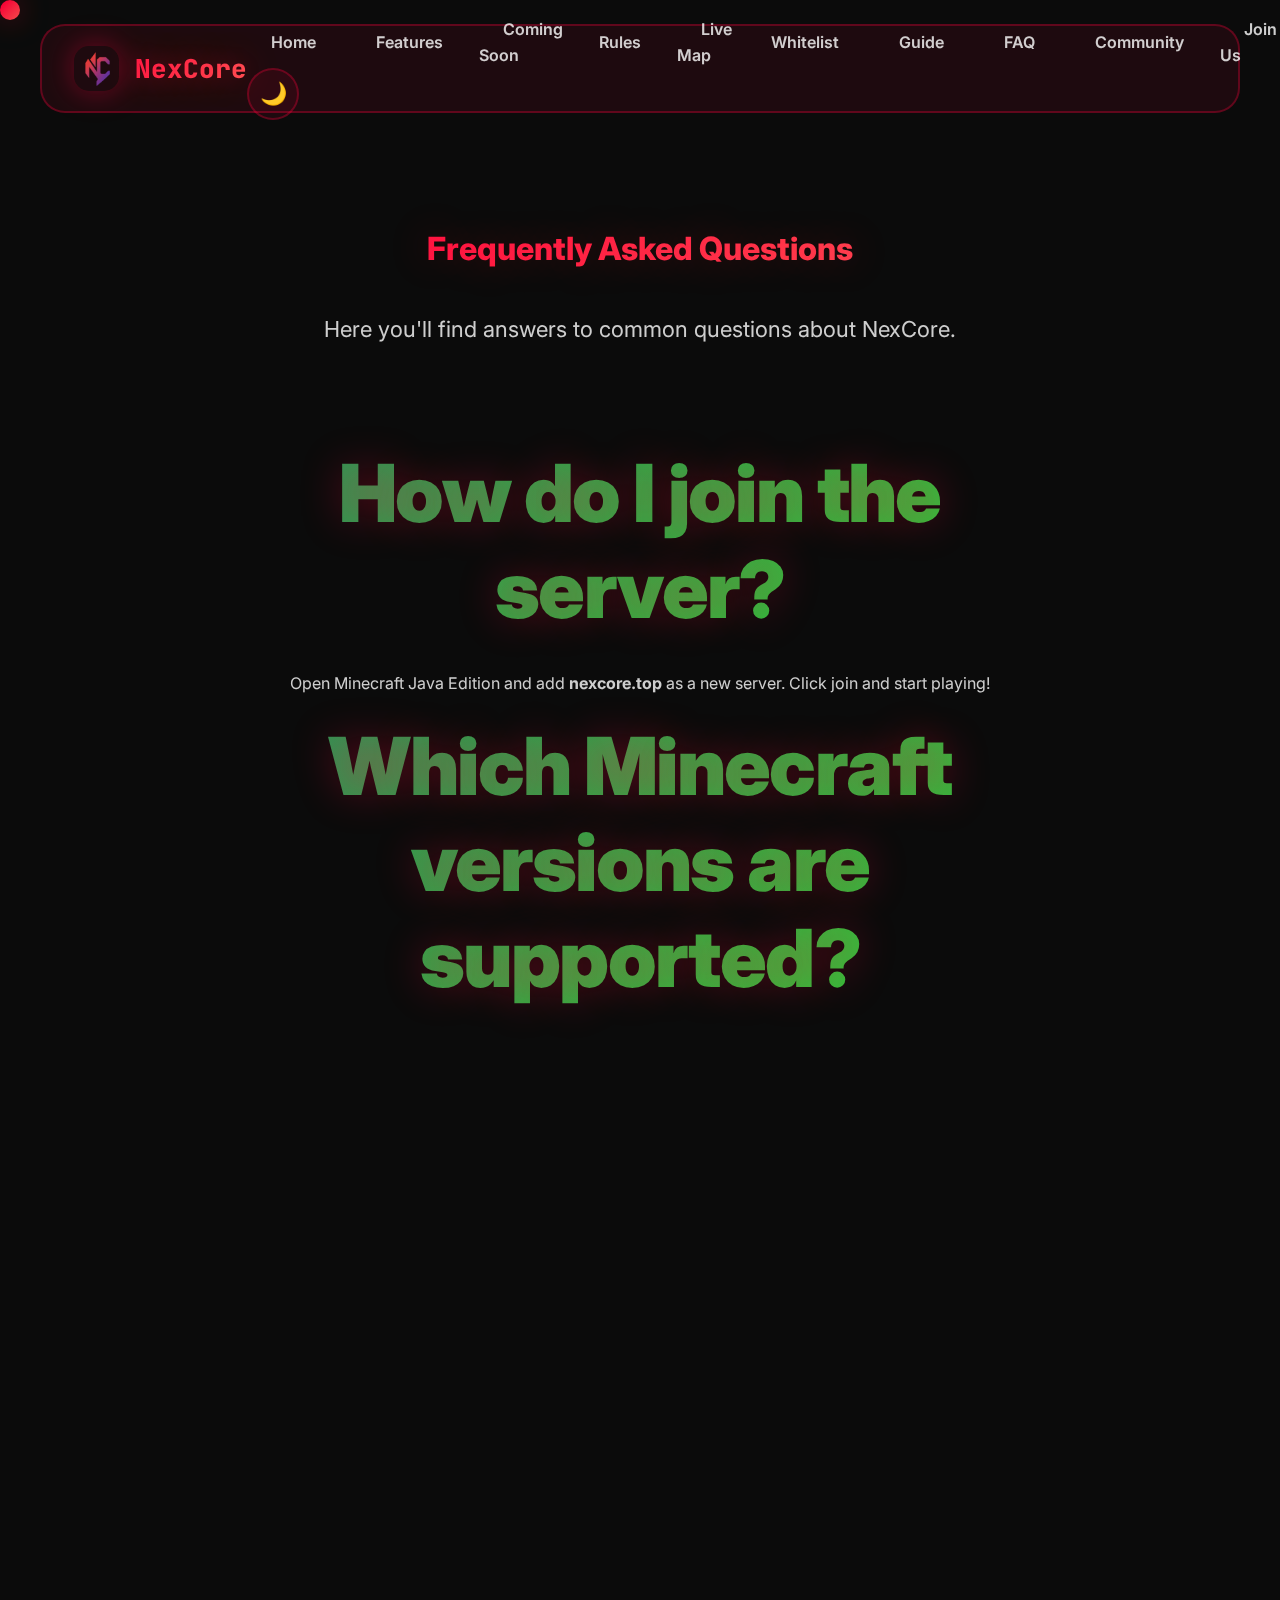
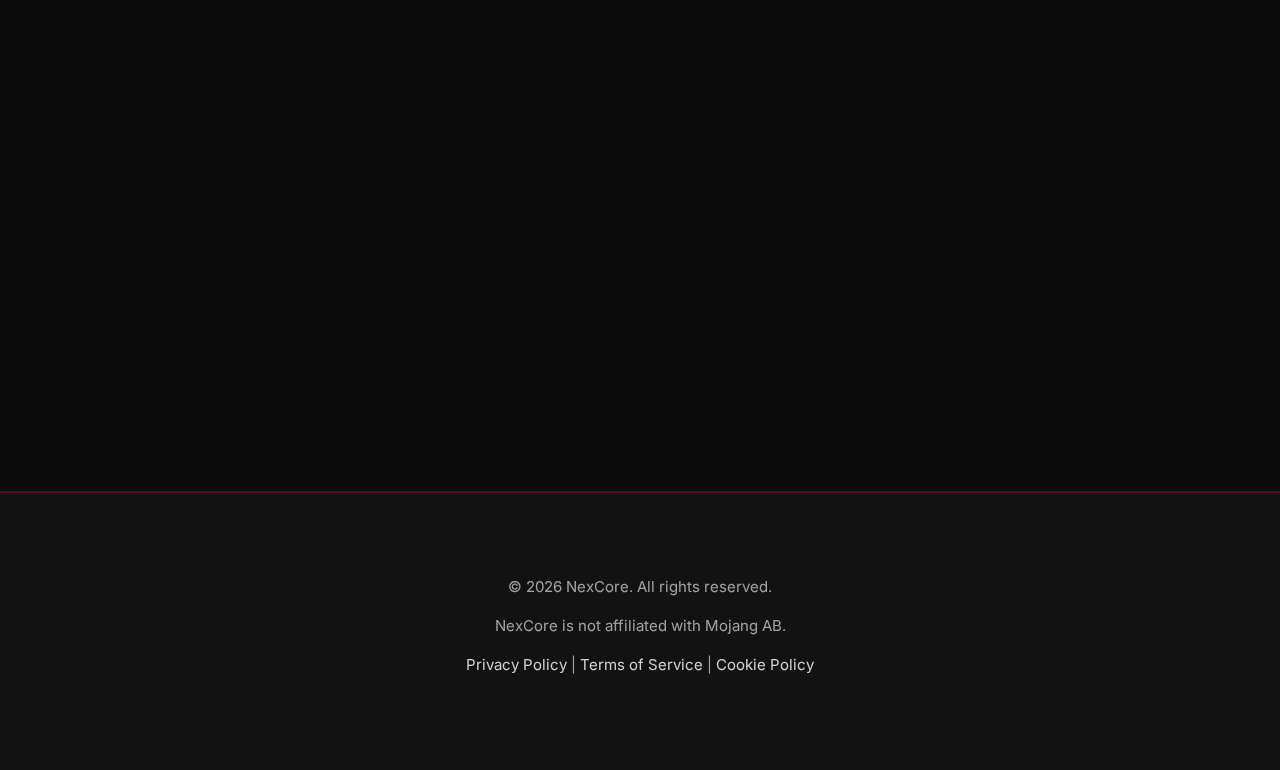
<file: faq.html>
<!DOCTYPE html>
<html lang="en">
<head>
    <meta charset="UTF-8">
    <meta name="viewport" content="width=device-width, initial-scale=1.0">
    <title>FAQ - NexCore</title>
    <link rel="icon" href="/assets/images/favicon.png" type="image/png">
    <meta name="description" content="Frequently asked questions about the NexCore Minecraft server.">

    <script>
      (function() {
        try {
          var theme = localStorage.getItem('theme');
          if (theme === 'dark' || (!theme && window.matchMedia && window.matchMedia('(prefers-color-scheme: dark)').matches)) {
            document.documentElement.classList.add('dark-mode');
          } else {
            document.documentElement.classList.remove('dark-mode');
          }
        } catch (e) { console.warn('Initial theme script (in head) failed:', e); }
      })();
    </script>

    <style>
      html {
        background-color: #f5f5f7;
        color: #1d1d1f;
      }
      html.dark-mode {
        background-color: #161617;
        color: #f5f7fa;
      }
      .preload {
        visibility: hidden;
        opacity: 0;
      }
    </style>
    <script>
      document.addEventListener("DOMContentLoaded", function() {
        document.body.classList.add("loaded");
        document.body.classList.remove("preload");
      });
    </script>

    <link rel="stylesheet" href="style.css">
<noscript><style>body{visibility:visible;opacity:1}</style></noscript>
</head>
<body class="preload">

    <nav>
        <div class="nav-container">
            <a href="index.html" class="nav-logo">
                <img loading="lazy" src="assets/images/nexcore-icon.png" alt="NexCore Icon">
                NexCore
            </a>
            <button class="mobile-nav-toggle" aria-label="Toggle navigation" aria-expanded="false">
                <span>☰</span>
            </button>
            <div class="nav-links-wrapper">
                <ul>
                    <li><a href="index.html">Home</a></li>
                    <li><a href="index.html#features">Features</a></li>
                    <li><a href="index.html#future">Coming Soon</a></li>
                    <li><a href="rules.html">Rules</a></li>
                    <li><a href="dynmap.html">Live Map</a></li>
                    <li><a href="whitelist.html">Whitelist</a></li>
                    <li><a href="guide.html">Guide</a></li>
                    <li><a href="faq.html" aria-current="page">FAQ</a></li>
                    <li><a href="index.html#community">Community</a></li>
                    <li><a href="index.html#join">Join Us</a></li>
                </ul>
                <button id="darkModeToggle" aria-label="Toggle dark mode">🌙</button>
            </div>
        </div>
    </nav>
<div class="nav-overlay"></div>

    <main>
        <section class="section">
            <div class="container">
                <div class="faq-content">
                    <h1 class="animated-item">Frequently Asked Questions</h1>
                    <p class="section-subheading animated-item" style="transition-delay: 0.1s;">Here you'll find answers to common questions about NexCore.</p>

                    <h2 class="animated-item" style="transition-delay: 0.2s;">How do I join the server?</h2>
                    <p class="animated-item" style="transition-delay: 0.25s;">Open Minecraft Java Edition and add <strong>nexcore.top</strong> as a new server. Click join and start playing!</p>

                    <h2 class="animated-item" style="transition-delay: 0.3s;">Which Minecraft versions are supported?</h2>
                    <p class="animated-item" style="transition-delay: 0.35s;">NexCore currently supports the latest release version of Minecraft Java Edition. Older versions may connect, but keeping your client up to date is recommended.</p>

                    <h2 class="animated-item" style="transition-delay: 0.4s;">Are mods or clients allowed?</h2>
                    <p class="animated-item" style="transition-delay: 0.45s;">Cosmetic and performance mods are usually fine. Hacks or cheats that give unfair advantages are not allowed.</p>

                    <h2 class="animated-item" style="transition-delay: 0.5s;">What if I see griefing or cheating?</h2>
                    <p class="animated-item" style="transition-delay: 0.55s;">Report any issues to the staff on our Discord server. Include screenshots or video if you can.</p>

                    <h2 class="animated-item" style="transition-delay: 0.6s;">How can I support the server?</h2>
                    <p class="animated-item" style="transition-delay: 0.65s;">Playing regularly and inviting friends helps a lot! You can also check out our donation options if you'd like to contribute financially.</p>
                </div>
            </div>
        </section>
    </main>

    <footer>
        <div class="container">
            <p>&copy; <span id="year"></span> NexCore. All rights reserved.</p>
            <p>NexCore is not affiliated with Mojang AB.</p>
            <p class="footer-links">
                <a href="privacy.html">Privacy Policy</a> |
                <a href="terms.html">Terms of Service</a> |
                <a href="cookie-policy.html">Cookie Policy</a>
            </p>
        </div>
    </footer>

    <button id="backToTop" class="back-to-top" aria-label="Back to top">▲</button>
    <script src="script.js" defer></script>
</body>
</html>
</file>
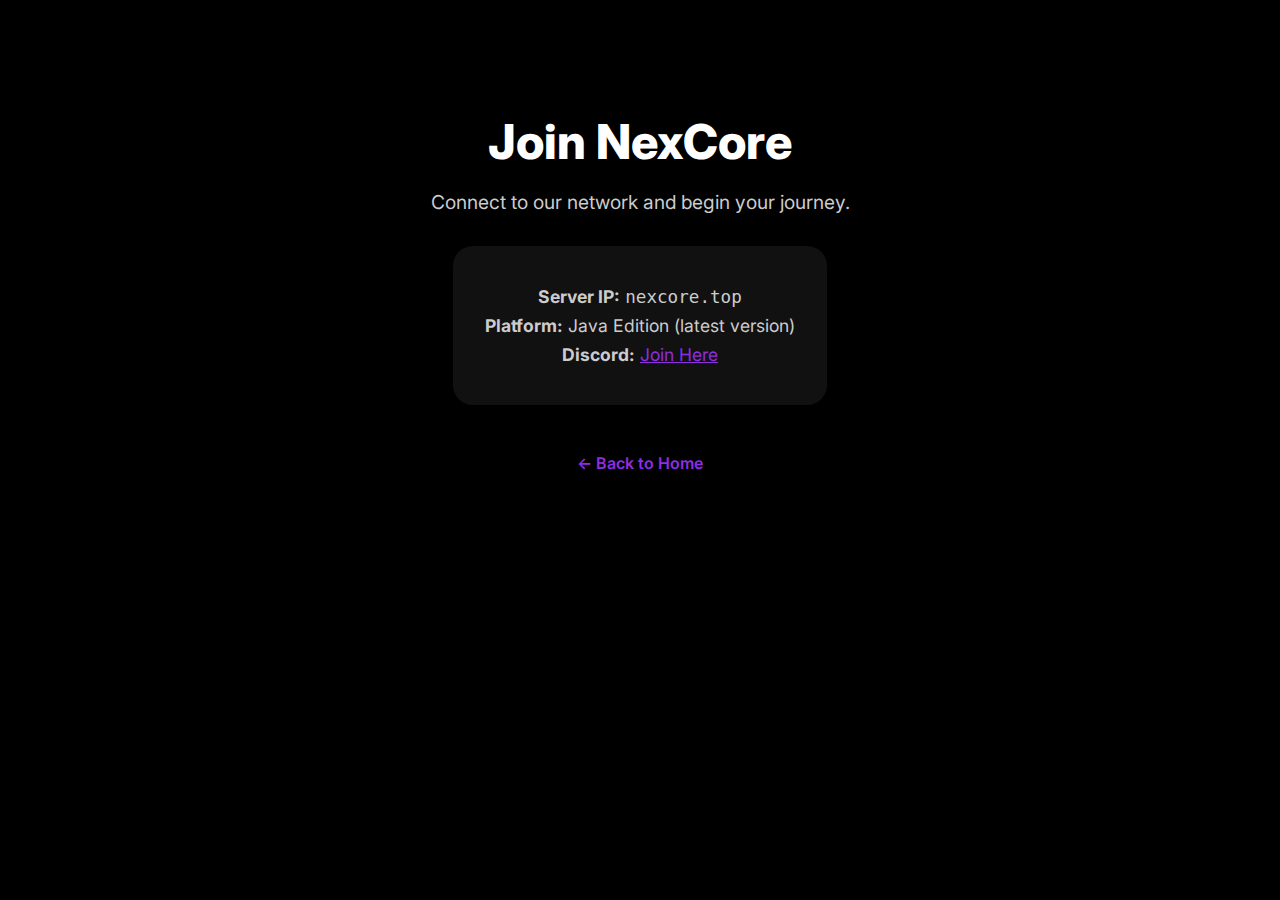
<file: join.html>
<!DOCTYPE html>
<html lang="en">
<head>
  <meta charset="UTF-8" />
  <meta name="viewport" content="width=device-width, initial-scale=1.0" />
  <title>Join NexCore</title>
  <link href="https://fonts.googleapis.com/css2?family=Inter:wght@400;600;800&display=swap" rel="stylesheet" />
  <style>
    body {
      margin: 0;
      background: #000;
      color: #fff;
      font-family: 'Inter', sans-serif;
      text-align: center;
      padding: 5rem 2rem;
    }
    h1 {
      font-size: 3rem;
      font-weight: 800;
      margin-bottom: 1rem;
    }
    p {
      font-size: 1.2rem;
      color: #ccc;
      margin-bottom: 2rem;
    }
    .info-box {
      background: #111;
      padding: 2rem;
      border-radius: 20px;
      display: inline-block;
      box-shadow: 0 8px 30px rgba(0,0,0,0.5);
    }
    .info-box p {
      margin: 0.5rem 0;
      font-size: 1.1rem;
    }
    .back-link {
      display: block;
      margin-top: 3rem;
      color: #8e2de2;
      font-weight: 600;
      text-decoration: none;
    }
  </style>
</head>
<body>
  <h1>Join NexCore</h1>
  <p>Connect to our network and begin your journey.</p>

  <div class="info-box">
    <p><strong>Server IP:</strong> <code>nexcore.top</code></p>
    <p><strong>Platform:</strong> Java Edition (latest version)</p>
    <p><strong>Discord:</strong> <a href="https://discord.gg/yourdiscordlink" style="color:#8e2de2;">Join Here</a></p>
  </div>

  <a href="index.html" class="back-link">&larr; Back to Home</a>
</body>
</html>
</file>
<file: style.css>
@import url('https://fonts.googleapis.com/css2?family=Inter:wght@300;400;500;600;700;800;900&family=JetBrains+Mono:wght@300;400;500;600;700;800&display=swap');

:root {
    /* 3D Interactive Theme */
    --bg-primary: #0b0b0b;
    --bg-secondary: #121212;
    --bg-tertiary: #1c1c1c;
    --bg-elevated: #232323;
    --bg-card: rgba(255, 255, 255, 0.05);
    --bg-glass: rgba(255, 0, 60, 0.08);
    --bg-glass-strong: rgba(255, 0, 60, 0.15);
    
    /* 3D Gradient Colors */
    --gradient-primary: linear-gradient(135deg, #ff003c 0%, #ff5757 100%);
    --gradient-minecraft: linear-gradient(135deg, #2E8B57 0%, #32CD32 100%);
    --gradient-neon: linear-gradient(135deg, #ff003c 0%, #ff5757 100%);
    --gradient-fire: linear-gradient(135deg, #ff003c 0%, #ff5757 100%);
    --gradient-ice: linear-gradient(135deg, #ffffff 0%, #ff003c 100%);
    
    /* Text Colors */
    --text-primary: #ffffff;
    --text-secondary: rgba(255, 255, 255, 0.8);
    --text-tertiary: rgba(255, 255, 255, 0.6);
    --text-muted-color: rgba(255, 255, 255, 0.5);
    --text-accent: #ff003c;
    --primary-accent-color: #ff003c;
    
    /* 3D Colors */
    --neon-blue: #ff003c;
    --neon-green: #32cd32;
    --neon-purple: #764ba2;
    --neon-orange: #feca57;
    
    /* Border Colors */
    --border-primary: rgba(255, 0, 60, 0.3);
    --border-secondary: rgba(255, 255, 255, 0.1);
    --border-neon: rgba(255, 0, 60, 0.6);
    
    /* Shadow System */
    --shadow-sm: 0 2px 8px rgba(0, 0, 0, 0.4);
    --shadow-md: 0 8px 25px rgba(0, 0, 0, 0.5);
    --shadow-lg: 0 15px 35px rgba(0, 0, 0, 0.6);
    --shadow-xl: 0 25px 50px rgba(0, 0, 0, 0.7);
    --shadow-neon: 0 0 30px rgba(255, 0, 60, 0.4);
    --shadow-neon-strong: 0 0 50px rgba(255, 0, 60, 0.6);
    --shadow-minecraft: 0 0 30px rgba(50, 205, 50, 0.4);
    
    /* 3D Animations */
    --ease-bounce: cubic-bezier(0.68, -0.55, 0.265, 1.55);
    --ease-elastic: cubic-bezier(0.175, 0.885, 0.32, 1.275);
    --ease-back: cubic-bezier(0.34, 1.56, 0.64, 1);
    --ease-3d: cubic-bezier(0.25, 0.46, 0.45, 0.94);
    
    /* Spacing */
    --space-1: 4px;
    --space-2: 8px;
    --space-3: 12px;
    --space-4: 16px;
    --space-5: 20px;
    --space-6: 24px;
    --space-8: 32px;
    --space-10: 40px;
    --space-12: 48px;
    --space-16: 64px;
    --space-20: 80px;
    --space-24: 96px;
    --space-32: 128px;
    
    --container-max: 1200px;
}

* {
    margin: 0;
    padding: 0;
    box-sizing: border-box;
}

html {
    font-size: 16px;
    scroll-behavior: smooth;
}

body {
    font-family: 'Inter', sans-serif;
    background: var(--bg-primary);
    color: var(--text-primary);
    line-height: 1.6;
    overflow-x: hidden;
    font-weight: 400;
    text-rendering: optimizeLegibility;
    -webkit-font-smoothing: antialiased;
    -moz-osx-font-smoothing: grayscale;
    cursor: none; /* Hide default cursor for custom 3D cursor */
}

/* Custom 3D Cursor */
#custom-cursor {
    position: fixed;
    width: 20px;
    height: 20px;
    background: var(--gradient-neon);
    border-radius: 50%;
    pointer-events: none;
    z-index: 10000;
    mix-blend-mode: difference;
    transition: transform 0.1s ease;
    box-shadow: var(--shadow-neon);
}

#custom-cursor.hover {
    transform: scale(2);
    background: var(--gradient-fire);
}

/* 3D Background Canvas */
#bg-canvas {
    position: fixed;
    top: 0;
    left: 0;
    width: 100%;
    height: 100%;
    z-index: -2;
    opacity: 0.7;
}

/* Interactive 3D Background */
body::before {
    content: '';
    position: fixed;
    top: 0;
    left: 0;
    right: 0;
    bottom: 0;
    background: 
        radial-gradient(circle at 20% 80%, rgba(255, 0, 60, 0.1) 0%, transparent 50%),
        radial-gradient(circle at 80% 20%, rgba(118, 75, 162, 0.1) 0%, transparent 50%),
        radial-gradient(circle at 40% 40%, rgba(50, 205, 50, 0.05) 0%, transparent 50%);
    pointer-events: none;
    z-index: -1;
    animation: backgroundPulse 4s ease-in-out infinite alternate;
}

@keyframes backgroundPulse {
    0% { opacity: 0.5; }
    100% { opacity: 0.8; }
}

/* Fix header overlap */
main {
    padding-top: 100px;
    position: relative;
    z-index: 1;
}

/* 3D Interactive Navigation */
nav {
    position: fixed;
    top: var(--space-6);
    left: 50%;
    transform: translateX(-50%) translateZ(0);
    z-index: 1000;
    width: calc(100% - var(--space-12));
    max-width: var(--container-max);
    background: var(--bg-glass);
    backdrop-filter: blur(20px) saturate(180%);
    border: 2px solid var(--border-primary);
    border-radius: 25px;
    transition: all 0.4s var(--ease-3d);
    transform-style: preserve-3d;
}

nav:hover {
    background: var(--bg-glass-strong);
    border-color: var(--border-neon);
    box-shadow: var(--shadow-neon);
    transform: translateX(-50%) translateY(-5px) translateZ(10px);
}

.nav-container {
    display: flex;
    align-items: center;
    justify-content: space-between;
    padding: var(--space-4) var(--space-8);
    height: 85px;
}

.nav-logo {
    display: flex;
    align-items: center;
    gap: var(--space-4);
    font-family: 'JetBrains Mono', monospace;
    font-weight: 800;
    font-size: 26px;
    background: var(--gradient-neon);
    background-clip: text;
    -webkit-background-clip: text;
    -webkit-text-fill-color: transparent;
    text-decoration: none;
    transition: all 0.4s var(--ease-elastic);
    transform-style: preserve-3d;
    text-shadow: 0 0 30px rgba(255, 0, 60, 0.5);
}

.nav-logo:hover {
    transform: scale(1.1) rotateX(10deg) rotateY(5deg);
    text-shadow: 0 0 50px rgba(255, 0, 60, 0.8);
}

.nav-logo img {
    width: 45px;
    height: 45px;
    border-radius: 15px;
    transition: all 0.4s var(--ease-elastic);
    box-shadow: var(--shadow-neon);
    transform-style: preserve-3d;
}

.nav-logo:hover img {
    transform: scale(1.2) rotateY(180deg) rotateX(15deg);
    box-shadow: var(--shadow-neon-strong);
}

.nav-links-wrapper ul {
    display: flex;
    list-style: none;
    gap: var(--space-3);
    align-items: center;
}

.nav-links-wrapper a {
    color: var(--text-secondary);
    text-decoration: none;
    font-weight: 600;
    font-size: 16px;
    padding: var(--space-4) var(--space-6);
    border-radius: 18px;
    background: transparent;
    transition: all 0.3s var(--ease-3d);
    position: relative;
    overflow: hidden;
    transform-style: preserve-3d;
}

.nav-links-wrapper a::before {
    content: '';
    position: absolute;
    top: 0;
    left: 0;
    width: 100%;
    height: 100%;
    background: var(--gradient-neon);
    opacity: 0;
    transition: all 0.3s var(--ease-3d);
    border-radius: 18px;
    z-index: -1;
    transform: translateZ(-1px);
}

.nav-links-wrapper a:hover::before {
    opacity: 0.2;
    transform: translateZ(-1px) scale(1.1);
}

.nav-links-wrapper a:hover {
    color: var(--text-primary);
    transform: translateY(-3px) translateZ(5px);
    box-shadow: var(--shadow-neon);
    text-shadow: 0 0 20px rgba(255, 0, 60, 0.5);
}

.join-btn {
    background: var(--gradient-neon) !important;
    color: var(--text-primary) !important;
    font-weight: 700 !important;
    box-shadow: var(--shadow-neon) !important;
    border: 2px solid var(--neon-blue) !important;
}

.join-btn::before {
    display: none !important;
}

.join-btn:hover {
    transform: translateY(-5px) scale(1.1) rotateX(5deg) !important;
    box-shadow: var(--shadow-neon-strong) !important;
    text-shadow: 0 0 30px rgba(255, 255, 255, 0.8) !important;
}

/* 3D Dropdown Styles */
.dropdown {
    position: relative;
    transform-style: preserve-3d;
}

.dropdown-menu {
    position: absolute;
    top: calc(100% + var(--space-3));
    left: 50%;
    transform: translateX(-50%) translateZ(0);
    background: var(--bg-elevated);
    backdrop-filter: blur(25px) saturate(200%);
    border: 2px solid var(--border-primary);
    border-radius: 20px;
    padding: var(--space-4);
    min-width: 220px;
    opacity: 0;
    visibility: hidden;
    transform: translateX(-50%) translateY(-15px) rotateX(-10deg);
    transition: all 0.4s var(--ease-3d);
    box-shadow: var(--shadow-xl);
    z-index: 1001;
    transform-style: preserve-3d;
}

.dropdown:hover .dropdown-menu,
.dropdown.active .dropdown-menu {
    opacity: 1;
    visibility: visible;
    transform: translateX(-50%) translateY(0) rotateX(0deg);
    box-shadow: var(--shadow-neon);
}

.dropdown-menu a {
    display: block;
    padding: var(--space-4) var(--space-5);
    border-radius: 12px;
    margin-bottom: var(--space-2);
    transition: all 0.3s var(--ease-3d);
    transform-style: preserve-3d;
}

.dropdown-menu a:last-child {
    margin-bottom: 0;
}

.dropdown-menu a:hover {
    background: var(--bg-glass-strong);
    transform: translateX(6px) translateZ(3px);
    box-shadow: var(--shadow-neon);
}

/* 3D Dark Mode Toggle */
#darkModeToggle {
    background: var(--bg-glass);
    border: 2px solid var(--border-primary);
    border-radius: 50%;
    width: 52px;
    height: 52px;
    display: flex;
    align-items: center;
    justify-content: center;
    cursor: pointer;
    font-size: 22px;
    transition: all 0.4s var(--ease-elastic);
    color: var(--text-primary);
    transform-style: preserve-3d;
}

#darkModeToggle:hover {
    background: var(--bg-glass-strong);
    border-color: var(--border-neon);
    transform: scale(1.2) rotateY(180deg);
    box-shadow: var(--shadow-neon);
}

/* Mobile Navigation */
.mobile-nav-toggle {
    display: none;
    background: var(--bg-glass);
    border: 2px solid var(--border-primary);
    border-radius: 15px;
    width: 52px;
    height: 52px;
    align-items: center;
    justify-content: center;
    cursor: pointer;
    font-size: 20px;
    transition: all 0.3s var(--ease-3d);
    color: var(--text-primary);
    transform-style: preserve-3d;
}

.mobile-nav-toggle:hover {
    background: var(--bg-glass-strong);
    border-color: var(--border-neon);
    transform: scale(1.1) rotateZ(90deg);
}

.nav-overlay {
    display: none;
    position: fixed;
    top: 0;
    left: 0;
    width: 100%;
    height: 100%;
    background: rgba(0, 0, 0, 0.9);
    backdrop-filter: blur(15px);
    z-index: 999;
    opacity: 0;
    transition: opacity 0.4s var(--ease-3d);
}

.nav-overlay.visible {
    display: block;
    opacity: 1;
}

/* 3D Hero Section */
.hero {
    min-height: 100vh;
    display: flex;
    align-items: center;
    justify-content: center;
    position: relative;
    overflow: hidden;
    background: var(--bg-primary);
    perspective: 1000px;
}

.hero::before {
    content: '';
    position: absolute;
    top: 0;
    left: 0;
    right: 0;
    bottom: 0;
    background: radial-gradient(circle at center, rgba(255, 0, 60, 0.15) 0%, transparent 70%);
    pointer-events: none;
    animation: heroGlow 3s ease-in-out infinite alternate;
}

@keyframes heroGlow {
    0% { opacity: 0.5; transform: scale(1); }
    100% { opacity: 0.8; transform: scale(1.1); }
}

.hero .container {
    text-align: center;
    z-index: 2;
    position: relative;
    transform-style: preserve-3d;
}

.hero h1 {
    font-family: 'Inter', sans-serif;
    font-size: clamp(4rem, 10vw, 8rem);
    font-weight: 900;
    line-height: 1.1;
    margin-bottom: var(--space-10);
    background: var(--gradient-neon);
    background-clip: text;
    -webkit-background-clip: text;
    -webkit-text-fill-color: transparent;
    letter-spacing: -0.03em;
    opacity: 0;
    transform: translateY(50px) rotateX(20deg);
    animation: hero3DIn 1.5s var(--ease-elastic) 0.3s forwards;
    text-shadow: 0 0 50px rgba(255, 0, 60, 0.5);
    transform-style: preserve-3d;
}

.hero .subtitle {
    font-size: clamp(1.3rem, 4vw, 1.8rem);
    color: var(--text-secondary);
    margin-bottom: var(--space-16);
    max-width: 700px;
    margin-left: auto;
    margin-right: auto;
    line-height: 1.7;
    opacity: 0;
    transform: translateY(40px) translateZ(-20px);
    animation: heroSubtitle3D 1.2s var(--ease-3d) 0.8s forwards;
}

.cta-button {
    display: inline-flex;
    align-items: center;
    gap: var(--space-4);
    padding: var(--space-6) var(--space-16);
    background: var(--gradient-minecraft);
    color: var(--text-primary);
    text-decoration: none;
    font-weight: 700;
    font-size: 20px;
    border-radius: 50px;
    border: 3px solid var(--neon-green);
    box-shadow: var(--shadow-minecraft);
    transition: all 0.5s var(--ease-elastic);
    position: relative;
    overflow: hidden;
    opacity: 0;
    transform: translateY(40px) rotateX(10deg);
    animation: cta3DIn 1.3s var(--ease-elastic) 1.3s forwards;
    transform-style: preserve-3d;
}

.cta-button::before {
    content: '';
    position: absolute;
    top: 0;
    left: -100%;
    width: 100%;
    height: 100%;
    background: linear-gradient(90deg, transparent, rgba(255, 255, 255, 0.4), transparent);
    transition: left 0.8s var(--ease-3d);
    transform: translateZ(1px);
}

.cta-button:hover::before {
    left: 100%;
}

.cta-button:hover {
    transform: translateY(-8px) scale(1.1) rotateX(-5deg) rotateY(2deg);
    box-shadow: 
        var(--shadow-minecraft),
        0 0 60px rgba(50, 205, 50, 0.8),
        0 20px 40px rgba(0, 0, 0, 0.5);
    border-color: var(--neon-green);
}

/* 3D Floating Elements */
.glass-orb {
    position: absolute;
    border-radius: 50%;
    background: var(--gradient-neon);
    opacity: 0.15;
    filter: blur(2px);
    animation: float3D 25s ease-in-out infinite;
    transform-style: preserve-3d;
}

.glass-orb:nth-child(1) {
    width: 250px;
    height: 250px;
    top: 15%;
    left: 8%;
    animation-delay: 0s;
    background: var(--gradient-minecraft);
}

.glass-orb:nth-child(2) {
    width: 180px;
    height: 180px;
    top: 65%;
    right: 12%;
    animation-delay: -8s;
    background: var(--gradient-fire);
}

.glass-orb:nth-child(3) {
    width: 120px;
    height: 120px;
    bottom: 25%;
    left: 45%;
    animation-delay: -16s;
    background: var(--gradient-ice);
}

@keyframes float3D {
    0%, 100% {
        transform: translateY(0) translateX(0) rotateX(0deg) rotateY(0deg);
    }
    25% {
        transform: translateY(-30px) translateX(15px) rotateX(10deg) rotateY(90deg);
    }
    50% {
        transform: translateY(-15px) translateX(-15px) rotateX(-5deg) rotateY(180deg);
    }
    75% {
        transform: translateY(-40px) translateX(8px) rotateX(15deg) rotateY(270deg);
    }
}

/* 3D Sections */
.section {
    padding: var(--space-32) var(--space-6);
    position: relative;
    transform-style: preserve-3d;
}

.container {
    max-width: var(--container-max);
    margin: 0 auto;
    padding: 0 var(--space-6);
    transform-style: preserve-3d;
}

.section h2 {
    font-family: 'Inter', sans-serif;
    font-size: clamp(3rem, 7vw, 5rem);
    font-weight: 900;
    text-align: center;
    margin-bottom: var(--space-10);
    background: var(--gradient-neon);
    background-clip: text;
    -webkit-background-clip: text;
    -webkit-text-fill-color: transparent;
    letter-spacing: -0.02em;
    line-height: 1.2;
    text-shadow: 0 0 40px rgba(255, 0, 60, 0.3);
    transform-style: preserve-3d;
}

.section-subheading {
    text-align: center;
    font-size: 22px;
    color: var(--text-secondary);
    margin-bottom: var(--space-24);
    max-width: 750px;
    margin-left: auto;
    margin-right: auto;
    line-height: 1.8;
}

/* 3D Features Grid */
.features-grid {
    display: grid;
    grid-template-columns: repeat(auto-fit, minmax(380px, 1fr));
    gap: var(--space-10);
    margin-top: var(--space-24);
    perspective: 1000px;
}

.feature-item {
    background: var(--bg-card);
    border: 2px solid var(--border-primary);
    border-radius: 30px;
    padding: var(--space-16) var(--space-10);
    text-align: center;
    transition: all 0.6s var(--ease-elastic);
    position: relative;
    overflow: hidden;
    backdrop-filter: blur(15px);
    transform-style: preserve-3d;
    cursor: pointer;
}

.feature-item::before {
    content: '';
    position: absolute;
    top: 0;
    left: 0;
    width: 100%;
    height: 100%;
    background: var(--gradient-neon);
    opacity: 0;
    transition: all 0.6s var(--ease-3d);
    z-index: -1;
    transform: translateZ(-1px);
}

.feature-item:hover::before {
    opacity: 0.1;
    transform: translateZ(-1px) scale(1.2) rotateZ(5deg);
}

.feature-item:hover {
    transform: translateY(-20px) rotateX(10deg) rotateY(5deg) scale(1.05);
    border-color: var(--border-neon);
    box-shadow: 
        var(--shadow-neon),
        0 25px 50px rgba(0, 0, 0, 0.5);
}

.feature-icon {
    font-size: 80px;
    margin-bottom: var(--space-10);
    display: block;
    transition: all 0.6s var(--ease-elastic);
    transform-style: preserve-3d;
    text-shadow: 0 0 30px rgba(255, 0, 60, 0.5);
}

.feature-item:hover .feature-icon {
    transform: scale(1.3) rotateY(360deg) rotateX(15deg);
    text-shadow: 0 0 50px rgba(255, 0, 60, 0.8);
}

.feature-item h3 {
    font-family: 'Inter', sans-serif;
    font-size: 28px;
    font-weight: 800;
    margin-bottom: var(--space-6);
    background: var(--gradient-neon);
    background-clip: text;
    -webkit-background-clip: text;
    -webkit-text-fill-color: transparent;
    line-height: 1.3;
    transform-style: preserve-3d;
}

.feature-item p {
    color: var(--text-secondary);
    line-height: 1.8;
    font-size: 17px;
    transform-style: preserve-3d;
}

/* 3D Future Modes */
.future-modes-grid {
    display: grid;
    grid-template-columns: repeat(auto-fit, minmax(320px, 1fr));
    gap: var(--space-10);
    margin-top: var(--space-24);
    perspective: 1200px;
}

.future-mode-item {
    background: var(--bg-card);
    border: 2px solid var(--border-primary);
    border-radius: 25px;
    padding: var(--space-12) var(--space-8);
    text-align: center;
    transition: all 0.5s var(--ease-elastic);
    backdrop-filter: blur(15px);
    transform-style: preserve-3d;
    cursor: pointer;
}

.future-mode-item:hover {
    transform: translateY(-15px) rotateX(15deg) rotateZ(2deg);
    border-color: var(--border-neon);
    box-shadow: var(--shadow-neon);
}

.future-mode-icon {
    font-size: 60px;
    margin-bottom: var(--space-8);
    display: block;
    transition: all 0.5s var(--ease-elastic);
    transform-style: preserve-3d;
}

.future-mode-item:hover .future-mode-icon {
    transform: scale(1.2) rotateY(180deg);
}

.future-mode-item h3 {
    font-size: 22px;
    font-weight: 700;
    margin-bottom: var(--space-4);
    color: var(--text-primary);
    transform-style: preserve-3d;
}

.future-mode-item p {
    color: var(--text-secondary);
    font-size: 15px;
    line-height: 1.7;
}

/* 3D Gallery */
.gallery-wrapper {
    position: relative;
    max-width: 900px;
    margin: 0 auto;
    border-radius: 25px;
    overflow: hidden;
    box-shadow: var(--shadow-xl);
    transform-style: preserve-3d;
    transition: all 0.5s var(--ease-3d);
}

.gallery-wrapper:hover {
    transform: rotateX(5deg) rotateY(2deg) scale(1.02);
    box-shadow: var(--shadow-neon);
}

.gallery-slide-container {
    position: relative;
    height: 450px;
    overflow: hidden;
    transform-style: preserve-3d;
}

.gallery-slide {
    position: absolute;
    top: 0;
    left: 0;
    width: 100%;
    height: 100%;
    object-fit: cover;
    opacity: 0;
    transition: all 0.8s var(--ease-3d);
    transform: translateZ(0);
}

.gallery-slide.active {
    opacity: 1;
    transform: translateZ(10px);
}

.gallery-btn {
    position: absolute;
    top: 50%;
    transform: translateY(-50%);
    background: var(--bg-glass-strong);
    border: 2px solid var(--border-primary);
    border-radius: 50%;
    width: 60px;
    height: 60px;
    display: flex;
    align-items: center;
    justify-content: center;
    cursor: pointer;
    font-size: 20px;
    color: var(--text-primary);
    transition: all 0.4s var(--ease-elastic);
    backdrop-filter: blur(15px);
    z-index: 3;
    transform-style: preserve-3d;
}

.gallery-btn:hover {
    background: var(--bg-glass-strong);
    border-color: var(--border-neon);
    transform: translateY(-50%) scale(1.2) rotateZ(90deg);
    box-shadow: var(--shadow-neon);
}

.gallery-btn.prev {
    left: var(--space-8);
}

.gallery-btn.next {
    right: var(--space-8);
}

/* 3D Testimonials */
.testimonials-grid {
    display: grid;
    grid-template-columns: repeat(auto-fit, minmax(320px, 1fr));
    gap: var(--space-10);
    margin-top: var(--space-24);
    perspective: 1000px;
}

.testimonial-item {
    background: var(--bg-card);
    border: 2px solid var(--border-primary);
    border-radius: 25px;
    padding: var(--space-10) var(--space-8);
    text-align: center;
    transition: all 0.5s var(--ease-elastic);
    backdrop-filter: blur(15px);
    transform-style: preserve-3d;
    cursor: pointer;
}

.testimonial-item:hover {
    transform: translateY(-12px) rotateX(10deg) rotateY(-5deg);
    border-color: var(--border-neon);
    box-shadow: var(--shadow-neon);
}

.testimonial-item p {
    font-size: 18px;
    line-height: 1.8;
    color: var(--text-secondary);
    margin-bottom: var(--space-6);
    transform-style: preserve-3d;
}

.testimonial-item cite {
    font-style: normal;
    font-weight: 700;
    color: var(--text-primary);
    font-size: 16px;
}

/* 3D Join Section */
.join-section {
    background: var(--bg-secondary);
    border-top: 2px solid var(--border-primary);
    transform-style: preserve-3d;
}

.ip-display {
    display: flex;
    align-items: center;
    justify-content: center;
    gap: var(--space-6);
    background: var(--bg-card);
    border: 2px solid var(--border-primary);
    border-radius: 25px;
    padding: var(--space-10) var(--space-16);
    margin: var(--space-10) auto;
    max-width: 600px;
    backdrop-filter: blur(15px);
    transition: all 0.5s var(--ease-elastic);
    transform-style: preserve-3d;
    cursor: pointer;
}

.ip-display:hover {
    border-color: var(--border-neon);
    box-shadow: var(--shadow-neon);
    transform: translateY(-8px) rotateX(5deg);
}

#server-ip {
    font-family: 'JetBrains Mono', monospace;
    font-size: 24px;
    font-weight: 700;
    color: var(--text-primary);
    text-shadow: 0 0 20px rgba(255, 0, 60, 0.5);
}

.copy-ip-btn {
    background: var(--gradient-minecraft);
    color: var(--text-primary);
    border: 2px solid var(--neon-green);
    border-radius: 15px;
    padding: var(--space-4) var(--space-8);
    font-weight: 700;
    cursor: pointer;
    transition: all 0.4s var(--ease-elastic);
    transform-style: preserve-3d;
}

.copy-ip-btn:hover {
    transform: scale(1.1) rotateX(10deg);
    box-shadow: var(--shadow-minecraft);
}

.copy-ip-btn.copied {
    background: var(--gradient-fire);
    border-color: var(--neon-orange);
}

.server-status {
    text-align: center;
    margin-top: var(--space-8);
    font-size: 18px;
    color: var(--text-secondary);
}

.status-online {
    color: var(--neon-green);
    font-weight: 700;
    text-shadow: 0 0 20px rgba(50, 205, 50, 0.5);
}

.status-offline {
    color: var(--text-accent);
    font-weight: 700;
}

/* 3D Footer */
footer {
    background: var(--bg-secondary);
    border-top: 2px solid var(--border-primary);
    padding: var(--space-20) var(--space-6);
    text-align: center;
    transform-style: preserve-3d;
}

footer p {
    color: var(--text-tertiary);
    font-size: 15px;
    margin-bottom: var(--space-3);
}

.footer-links a {
    color: var(--text-secondary);
    text-decoration: none;
    transition: all 0.3s var(--ease-3d);
    transform-style: preserve-3d;
}

.footer-links a:hover {
    color: var(--text-accent);
    text-shadow: 0 0 15px rgba(255, 0, 60, 0.5);
}

/* 3D Back to Top */
.back-to-top {
    position: fixed;
    bottom: var(--space-10);
    right: var(--space-10);
    background: var(--gradient-neon);
    color: var(--text-primary);
    border: 2px solid var(--neon-blue);
    border-radius: 50%;
    width: 65px;
    height: 65px;
    font-size: 22px;
    cursor: pointer;
    opacity: 0;
    visibility: hidden;
    transition: all 0.5s var(--ease-elastic);
    box-shadow: var(--shadow-neon);
    z-index: 1000;
    transform-style: preserve-3d;
}

.back-to-top.visible {
    opacity: 1;
    visibility: visible;
}

.back-to-top:hover {
    transform: translateY(-8px) scale(1.2) rotateY(180deg);
    box-shadow: var(--shadow-neon-strong);
}

/* 3D Typography */
h1, h2, h3, h4, h5, h6 {
    font-family: 'Inter', sans-serif;
    color: var(--text-primary);
    line-height: 1.3;
    font-weight: 800;
    transform-style: preserve-3d;
}

p {
    color: var(--text-secondary);
    line-height: 1.8;
    margin-bottom: var(--space-5);
}

/* Page Content 3D Styling */
.rules-content,
.faq-content,
.guide-content,
.whitelist-content,
.terms-content,
.privacy-content {
    max-width: 900px;
    margin: 0 auto;
    text-align: center;
    transform-style: preserve-3d;
}

.rules-content h1,
.faq-content h1,
.guide-content h1,
.whitelist-content h1,
.terms-content h1,
.privacy-content h1 {
    background: var(--gradient-neon);
    background-clip: text;
    -webkit-background-clip: text;
    -webkit-text-fill-color: transparent;
    margin-bottom: var(--space-10);
    text-shadow: 0 0 40px rgba(255, 0, 60, 0.3);
}

.rules-content h2,
.faq-content h2,
.guide-content h2,
.whitelist-content h2,
.terms-content h2,
.privacy-content h2 {
    background: var(--gradient-minecraft);
    background-clip: text;
    -webkit-background-clip: text;
    -webkit-text-fill-color: transparent;
    margin-bottom: var(--space-8);
}

.rules-content ul,
.faq-content ul,
.guide-content ul,
.whitelist-content ul,
.terms-content ul,
.privacy-content ul {
    text-align: left;
    max-width: 700px;
    margin: 0 auto var(--space-10) auto;
}

.rules-content li,
.faq-content li,
.guide-content li,
.whitelist-content li,
.terms-content li,
.privacy-content li {
    margin-bottom: var(--space-4);
    padding-left: var(--space-3);
    color: var(--text-secondary);
    line-height: 1.7;
}

/* 3D Premium Animations */
@keyframes hero3DIn {
    to {
        opacity: 1;
        transform: translateY(0) rotateX(0deg);
    }
}

@keyframes heroSubtitle3D {
    to {
        opacity: 1;
        transform: translateY(0) translateZ(0);
    }
}

@keyframes cta3DIn {
    to {
        opacity: 1;
        transform: translateY(0) rotateX(0deg);
    }
}

/* Intersection Observer 3D Animations */
.animated-item {
    opacity: 0;
    transform: translateY(40px) rotateX(10deg);
    transition: all 1s var(--ease-elastic);
}

.animated-item.is-visible {
    opacity: 1;
    transform: translateY(0) rotateX(0deg);
}

/* 3D Slide animations */
.slide-right {
    transform: translateX(-40px) rotateY(-15deg);
}

.slide-right.is-visible {
    transform: translateX(0) rotateY(0deg);
}

.slide-left {
    transform: translateX(40px) rotateY(15deg);
}

.slide-left.is-visible {
    transform: translateX(0) rotateY(0deg);
}

/* 3D Ripple Effect */
.ripple {
    position: absolute;
    border-radius: 50%;
    background: rgba(255, 0, 60, 0.4);
    transform: scale(0);
    animation: ripple3D 0.8s linear;
    pointer-events: none;
}

@keyframes ripple3D {
    to {
        transform: scale(6) translateZ(10px);
        opacity: 0;
    }
}

/* Discord Widget 3D */
.discord-widget-container {
    display: flex;
    justify-content: center;
    margin: var(--space-10) 0;
    transform-style: preserve-3d;
}

.discord-widget-container iframe {
    border-radius: 20px;
    box-shadow: var(--shadow-xl);
    transition: all 0.5s var(--ease-3d);
    transform-style: preserve-3d;
}

.discord-widget-container iframe:hover {
    transform: rotateX(5deg) rotateY(2deg) scale(1.05);
    box-shadow: var(--shadow-neon);
}

.cta-button-discord {
    background: #5865f2 !important;
    margin-top: var(--space-8);
    border: 2px solid #4752c4 !important;
}

.cta-button-discord:hover {
    background: #4752c4 !important;
    transform: translateY(-5px) scale(1.1) rotateX(5deg) !important;
}

/* Minecraft Particles */
.minecraft-particles {
    position: fixed;
    top: 0;
    left: 0;
    width: 100%;
    height: 100%;
    pointer-events: none;
    z-index: -1;
}

.minecraft-particle {
    position: absolute;
    width: 4px;
    height: 4px;
    background: var(--neon-green);
    box-shadow: 0 0 10px var(--neon-green);
    animation: minecraftFloat 15s linear infinite;
    opacity: 0.6;
}

@keyframes minecraftFloat {
    0% {
        transform: translateY(100vh) translateX(0) rotateZ(0deg);
        opacity: 0;
    }
    10% {
        opacity: 0.6;
    }
    90% {
        opacity: 0.6;
    }
    100% {
        transform: translateY(-100px) translateX(200px) rotateZ(360deg);
        opacity: 0;
    }
}

/* Mobile 3D Responsiveness */
@media (max-width: 768px) {
    body {
        cursor: auto; /* Show normal cursor on mobile */
    }
    
    #custom-cursor {
        display: none;
    }
    
    .nav-links-wrapper {
        display: none;
        position: absolute;
        top: calc(100% + var(--space-5));
        left: 0;
        right: 0;
        background: var(--bg-elevated);
        border: 2px solid var(--border-primary);
        border-radius: 20px;
        padding: var(--space-8);
        box-shadow: var(--shadow-xl);
        backdrop-filter: blur(25px);
        transform-style: preserve-3d;
    }

    .nav-links-wrapper.nav-open {
        display: block;
        animation: mobileMenu3D 0.5s var(--ease-elastic);
    }

    @keyframes mobileMenu3D {
        0% {
            opacity: 0;
            transform: translateY(-20px) rotateX(-15deg);
        }
        100% {
            opacity: 1;
            transform: translateY(0) rotateX(0deg);
        }
    }

    .nav-links-wrapper ul {
        flex-direction: column;
        gap: var(--space-4);
    }

    .nav-links-wrapper a {
        display: block;
        text-align: center;
        padding: var(--space-5);
        border-bottom: 1px solid var(--border-secondary);
        border-radius: 0;
        margin-bottom: 0;
    }

    .nav-links-wrapper a:last-child {
        border-bottom: none;
    }

    .mobile-nav-toggle {
        display: flex;
    }

    .dropdown-menu {
        position: static;
        opacity: 1;
        visibility: visible;
        transform: none;
        background: none;
        border: none;
        backdrop-filter: none;
        box-shadow: none;
        padding: 0;
        margin-top: var(--space-4);
    }

    .dropdown-menu a {
        background: var(--bg-glass-strong);
        margin-bottom: var(--space-3);
        border-radius: 15px;
        border: 1px solid var(--border-primary);
    }

    .hero {
        padding: 160px var(--space-6) var(--space-16);
        min-height: 85vh;
    }

    .features-grid,
    .future-modes-grid,
    .testimonials-grid {
        grid-template-columns: 1fr;
        gap: var(--space-8);
    }

    .glass-orb {
        display: none;
    }

    .gallery-btn {
        width: 50px;
        height: 50px;
        font-size: 18px;
    }

    .ip-display {
        flex-direction: column;
        gap: var(--space-5);
        padding: var(--space-8) var(--space-5);
        font-size: 20px;
    }

    .section {
        padding: var(--space-24) var(--space-6);
    }

    .feature-item,
    .future-mode-item,
    .testimonial-item {
        padding: var(--space-10) var(--space-8);
    }
}

@media (max-width: 480px) {
    nav {
        width: calc(100% - var(--space-8));
        top: var(--space-5);
    }

    .nav-container {
        padding: var(--space-4) var(--space-6);
        height: 75px;
    }

    .nav-logo {
        font-size: 22px;
    }

    .nav-logo img {
        width: 38px;
        height: 38px;
    }

    .hero h1 {
        font-size: 3rem;
    }

    .hero .subtitle {
        font-size: 17px;
    }

    .cta-button {
        padding: var(--space-5) var(--space-10);
        font-size: 18px;
    }

    .section h2 {
        font-size: 2.5rem;
    }

    .section-subheading {
        font-size: 19px;
    }

    .back-to-top {
        bottom: var(--space-8);
        right: var(--space-8);
        width: 55px;
        height: 55px;
        font-size: 20px;
    }
}
.code-animation {
    font-family: "JetBrains Mono", monospace;
    color: var(--text-accent);
    background: rgba(255,255,255,0.05);
    padding: var(--space-4);
    border-radius: 8px;
    margin-top: var(--space-4);
    white-space: pre;
    text-shadow: 0 0 10px var(--text-accent);
}
</file>
